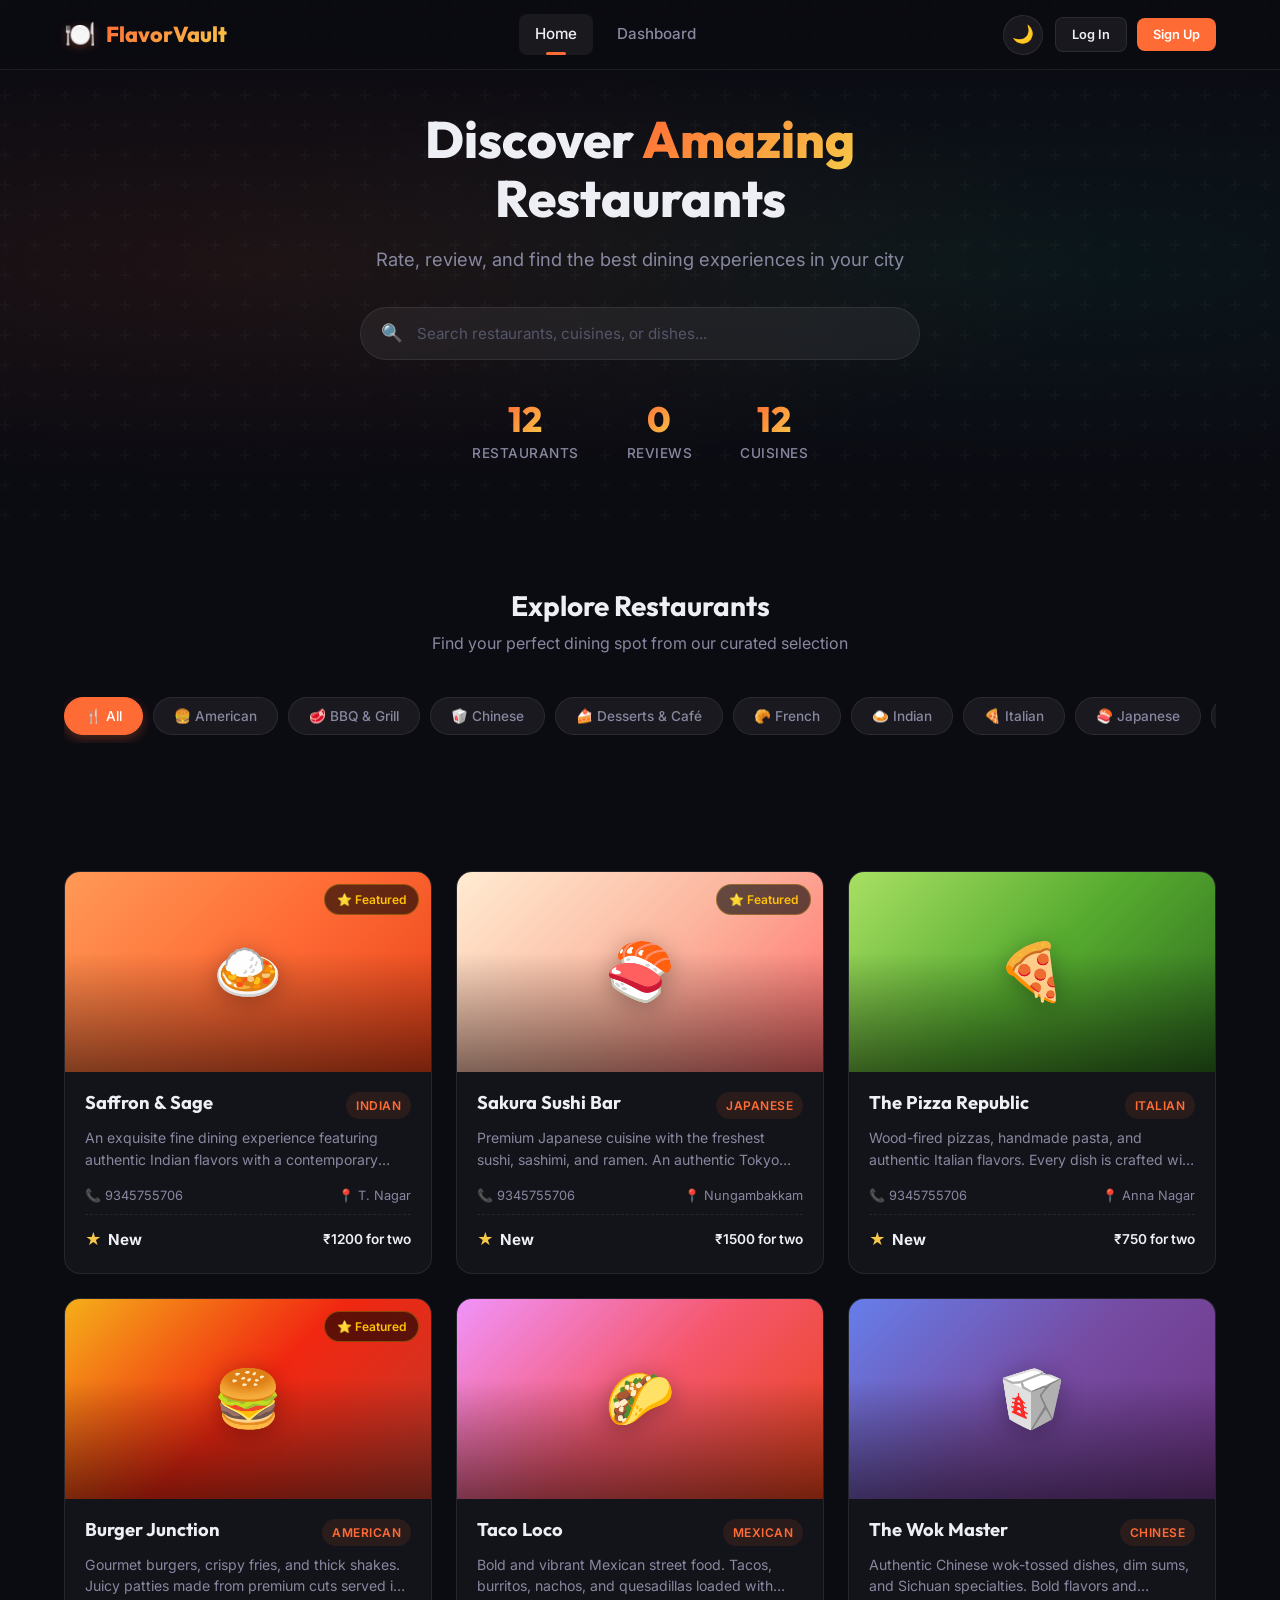
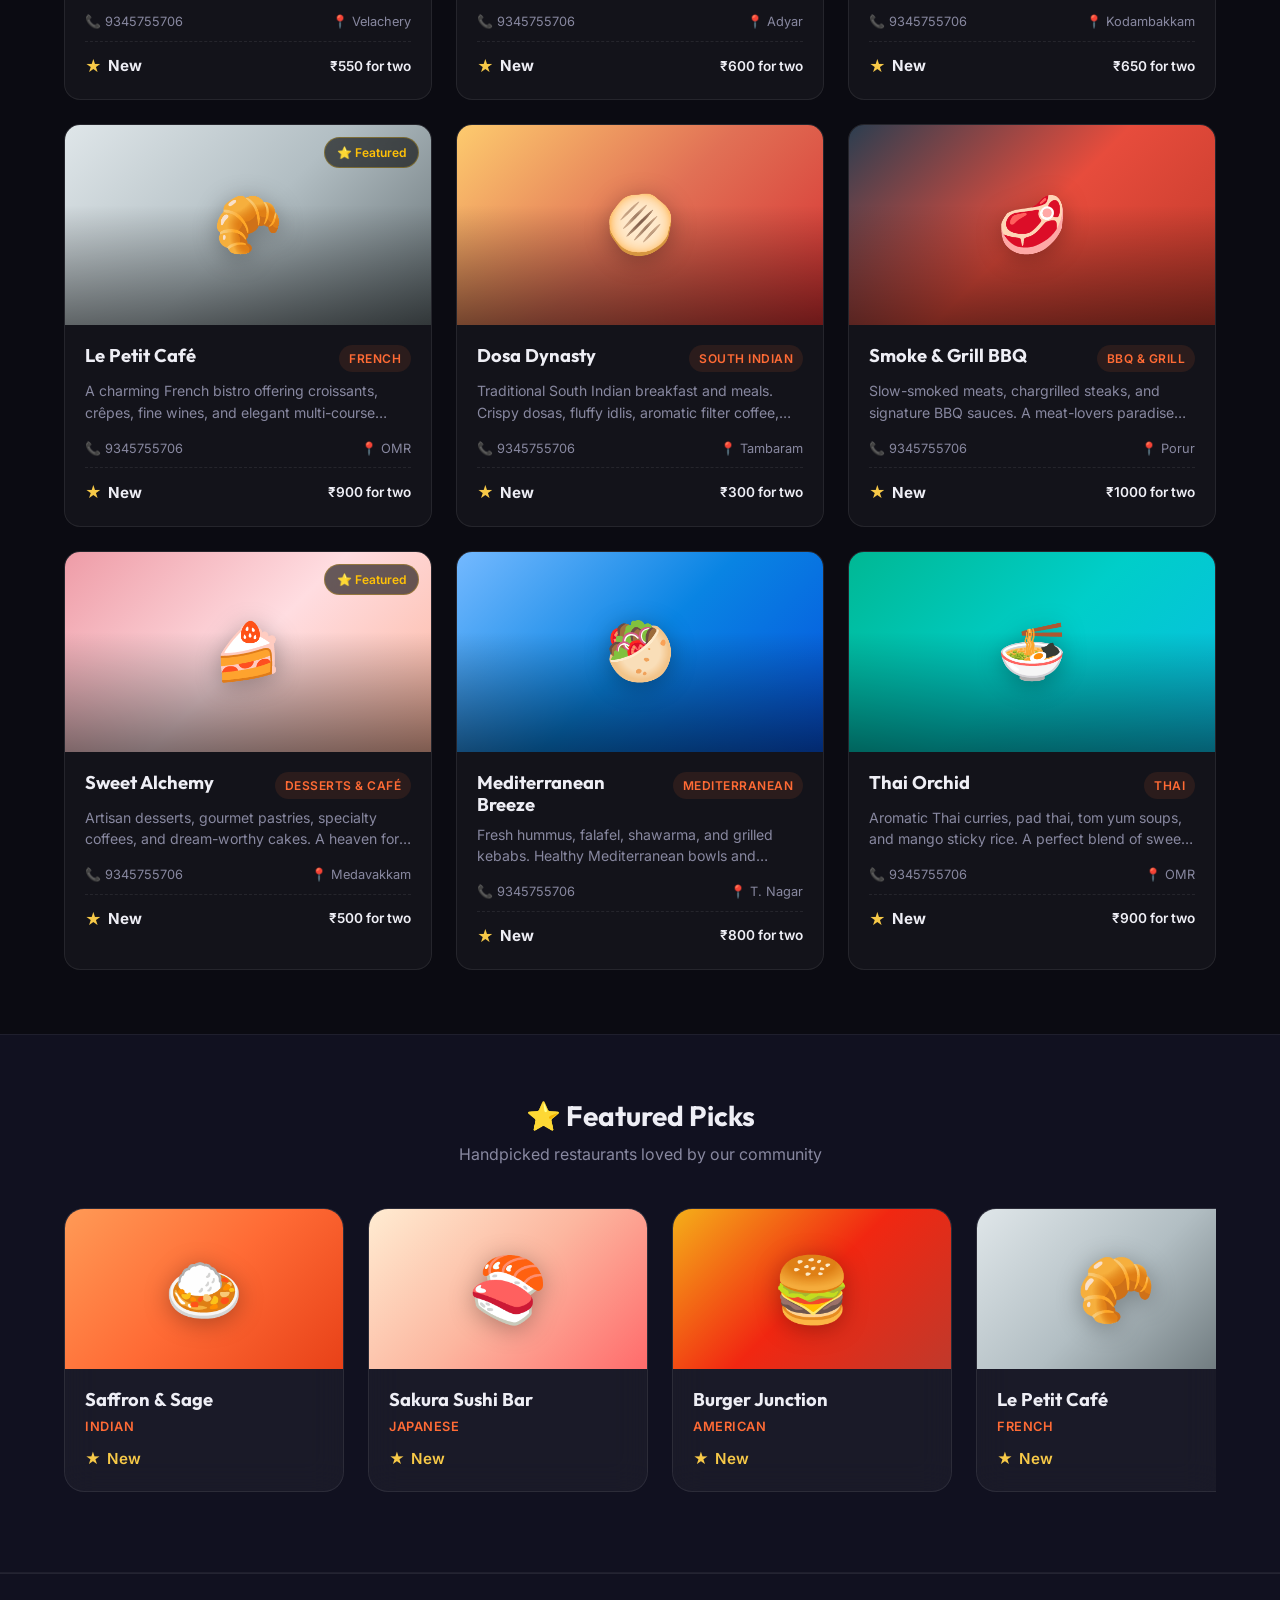
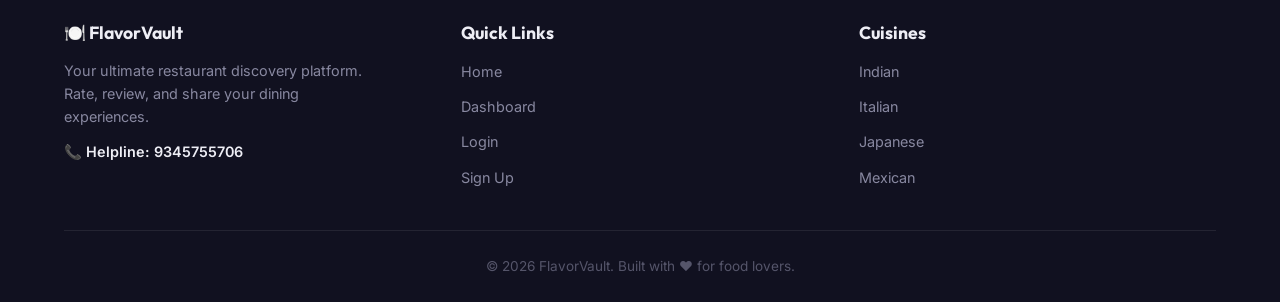
<file: index.html>
<!DOCTYPE html>
<html lang="en">
<head>
  <meta charset="UTF-8">
  <meta name="viewport" content="width=device-width, initial-scale=1.0">
  <title>FlavorVault | Discover & Review Amazing Restaurants</title>
  <meta name="description" content="FlavorVault - Your ultimate destination to discover, rate, and review the best restaurants. Find your next favorite dining spot.">
  <link href="https://fonts.googleapis.com/css2?family=Inter:wght@300;400;500;600;700&family=Outfit:wght@400;500;600;700;800&display=swap" rel="stylesheet">
  <link rel="stylesheet" href="css/styles.css">

  <!-- Page-specific styles for home page elements not covered in shared CSS -->
  <style>
    /* ── Hero Stats ── */
    .hero-stats {
      display: flex;
      justify-content: center;
      gap: 3rem;
      margin-top: 2.5rem;
      flex-wrap: wrap;
    }

    .hero-stat {
      display: flex;
      flex-direction: column;
      align-items: center;
      gap: 0.25rem;
    }

    .hero-stat-number {
      font-family: 'Outfit', sans-serif;
      font-size: 2.2rem;
      font-weight: 800;
      background: var(--gradient-primary, linear-gradient(135deg, #ff6b35, #f7c948));
      -webkit-background-clip: text;
      -webkit-text-fill-color: transparent;
      background-clip: text;
      line-height: 1.1;
    }

    .hero-stat-label {
      font-size: 0.85rem;
      color: var(--text-secondary, #94a3b8);
      font-weight: 500;
      letter-spacing: 0.5px;
      text-transform: uppercase;
    }

    /* ── Text Gradient ── */
    .text-gradient {
      background: var(--gradient-primary, linear-gradient(135deg, #ff6b35, #f7c948));
      -webkit-background-clip: text;
      -webkit-text-fill-color: transparent;
      background-clip: text;
    }

    /* ── Card Image Emoji ── */
    .card-image-emoji {
      position: absolute;
      top: 50%;
      left: 50%;
      transform: translate(-50%, -50%);
      font-size: 3.5rem;
      filter: drop-shadow(0 4px 12px rgba(0, 0, 0, 0.3));
      z-index: 1;
      transition: transform 0.35s cubic-bezier(0.34, 1.56, 0.64, 1);
    }

    .restaurant-card:hover .card-image-emoji {
      transform: translate(-50%, -50%) scale(1.2) rotate(-5deg);
    }

    .card-image {
      position: relative;
      overflow: hidden;
    }

    /* ── Section & Section Header ── */
    .section {
      padding: 4rem 0;
    }

    .section-header {
      text-align: center;
      margin-bottom: 2.5rem;
    }

    /* ── Featured Section ── */
    .featured-section {
      background: var(--bg-secondary, #0f172a);
      border-top: 1px solid var(--border-color, rgba(255, 255, 255, 0.06));
      border-bottom: 1px solid var(--border-color, rgba(255, 255, 255, 0.06));
    }

    .featured-grid {
      display: flex;
      gap: 1.5rem;
      overflow-x: auto;
      padding-bottom: 1rem;
      scroll-snap-type: x mandatory;
      -webkit-overflow-scrolling: touch;
      scrollbar-width: thin;
      scrollbar-color: var(--primary-color, #ff6b35) transparent;
    }

    .featured-grid::-webkit-scrollbar {
      height: 6px;
    }

    .featured-grid::-webkit-scrollbar-track {
      background: transparent;
    }

    .featured-grid::-webkit-scrollbar-thumb {
      background: var(--primary-color, #ff6b35);
      border-radius: 3px;
    }

    .featured-card {
      min-width: 280px;
      max-width: 320px;
      flex-shrink: 0;
      scroll-snap-align: start;
      background: var(--card-bg, rgba(255, 255, 255, 0.04));
      backdrop-filter: blur(16px);
      -webkit-backdrop-filter: blur(16px);
      border: 1px solid var(--border-color, rgba(255, 255, 255, 0.08));
      border-radius: 1.25rem;
      overflow: hidden;
      cursor: pointer;
      transition: transform 0.35s cubic-bezier(0.34, 1.56, 0.64, 1), box-shadow 0.35s ease;
    }

    .featured-card:hover {
      transform: translateY(-8px) scale(1.02);
      box-shadow: 0 20px 50px rgba(255, 107, 53, 0.15);
      border-color: var(--primary-color, #ff6b35);
    }

    .featured-image {
      position: relative;
      height: 160px;
      display: flex;
      align-items: center;
      justify-content: center;
      overflow: hidden;
    }

    .featured-emoji {
      font-size: 4rem;
      filter: drop-shadow(0 4px 12px rgba(0, 0, 0, 0.3));
      transition: transform 0.35s cubic-bezier(0.34, 1.56, 0.64, 1);
    }

    .featured-card:hover .featured-emoji {
      transform: scale(1.15) rotate(-8deg);
    }

    .featured-info {
      padding: 1.25rem;
      display: flex;
      flex-direction: column;
      gap: 0.35rem;
    }

    .featured-name {
      font-family: 'Outfit', sans-serif;
      font-size: 1.15rem;
      font-weight: 700;
      color: var(--text-primary, #f1f5f9);
      margin: 0;
    }

    .featured-cuisine {
      font-size: 0.8rem;
      color: var(--primary-color, #ff6b35);
      font-weight: 600;
      text-transform: uppercase;
      letter-spacing: 0.5px;
    }

    .featured-rating {
      display: flex;
      align-items: center;
      gap: 0.35rem;
      font-size: 0.95rem;
      font-weight: 600;
      color: #f7c948;
      margin-top: 0.25rem;
    }

    /* ── Footer Extras ── */
    .footer-title {
      font-family: 'Outfit', sans-serif;
      font-size: 1.15rem;
      font-weight: 700;
      color: var(--text-primary, #f1f5f9);
      margin-bottom: 1rem;
    }

    .footer-text {
      font-size: 0.9rem;
      color: var(--text-secondary, #94a3b8);
      line-height: 1.6;
      max-width: 300px;
    }

    .footer-links {
      list-style: none;
      padding: 0;
      margin: 0;
      display: flex;
      flex-direction: column;
      gap: 0.6rem;
    }

    .footer-links li a {
      color: var(--text-secondary, #94a3b8);
      text-decoration: none;
      font-size: 0.9rem;
      transition: color 0.2s ease, padding-left 0.2s ease;
    }

    .footer-links li a:hover {
      color: var(--primary-color, #ff6b35);
      padding-left: 4px;
    }

    /* ── Card Rating Stars ── */
    .card-rating-star {
      color: #f7c948;
      font-size: 1rem;
    }

    .card-rating-value {
      font-weight: 700;
      color: var(--text-primary, #f1f5f9);
      font-size: 0.95rem;
    }

    .card-rating-count {
      font-size: 0.8rem;
      color: var(--text-secondary, #94a3b8);
      font-weight: 400;
    }

    /* ── Responsive ── */
    @media (max-width: 768px) {
      .hero-stats {
        gap: 1.5rem;
      }

      .hero-stat-number {
        font-size: 1.6rem;
      }

      .hero-stat-label {
        font-size: 0.75rem;
      }

      .section {
        padding: 2.5rem 0;
      }

      .featured-card {
        min-width: 240px;
      }
    }

    @media (max-width: 480px) {
      .hero-stats {
        gap: 1rem;
      }

      .hero-stat-number {
        font-size: 1.3rem;
      }

      .card-image-emoji {
        font-size: 2.5rem;
      }
    }
  </style>
</head>
<body>
  <!-- Navigation -->
  <nav class="navbar" id="navbar">
    <div class="nav-container">
      <a href="index.html" class="nav-logo">
        <span class="logo-icon">🍽️</span>
        <span class="logo-text">FlavorVault</span>
      </a>
      <div class="nav-links" id="navLinks">
        <a href="index.html" class="nav-link active">Home</a>
        <a href="dashboard.html" class="nav-link">Dashboard</a>
      </div>
      <div class="nav-actions">
        <button class="theme-toggle" id="themeToggle" title="Toggle theme">
          <span class="theme-icon">🌙</span>
        </button>
        <div class="nav-user" id="navUser"></div>
        <button class="nav-toggle" id="navToggle" aria-label="Toggle navigation">
          <span></span><span></span><span></span>
        </button>
      </div>
    </div>
  </nav>

  <!-- Hero Section -->
  <section class="hero" id="hero">
    <div class="hero-content">
      <h1 class="hero-title">Discover <span class="text-gradient">Amazing</span> Restaurants</h1>
      <p class="hero-subtitle">Rate, review, and find the best dining experiences in your city</p>
      <div class="hero-search">
        <div class="search-bar">
          <span class="search-icon">🔍</span>
          <input type="text" class="search-input" id="heroSearch" placeholder="Search restaurants, cuisines, or dishes..." autocomplete="off">
        </div>
      </div>
      <!-- Stats row under search -->
      <div class="hero-stats">
        <div class="hero-stat">
          <span class="hero-stat-number" id="totalRestaurants">12</span>
          <span class="hero-stat-label">Restaurants</span>
        </div>
        <div class="hero-stat">
          <span class="hero-stat-number" id="totalReviews">0</span>
          <span class="hero-stat-label">Reviews</span>
        </div>
        <div class="hero-stat">
          <span class="hero-stat-number" id="totalCuisines">0</span>
          <span class="hero-stat-label">Cuisines</span>
        </div>
      </div>
    </div>
  </section>

  <!-- Filter Section -->
  <section class="section" id="filterSection">
    <div class="container">
      <div class="section-header">
        <h2 class="section-title">Explore Restaurants</h2>
        <p class="section-subtitle">Find your perfect dining spot from our curated selection</p>
      </div>
      <div class="filter-bar" id="filterBar">
        <!-- Filter buttons populated by JS -->
      </div>
    </div>
  </section>

  <!-- Restaurant Grid -->
  <section class="section" id="restaurantsSection">
    <div class="container">
      <div class="restaurants-grid" id="restaurantsGrid">
        <!-- Cards populated by JS -->
      </div>
      <!-- Empty state when no results -->
      <div class="empty-state" id="emptyState" style="display:none;">
        <div class="empty-icon">🔍</div>
        <h3 class="empty-title">No restaurants found</h3>
        <p class="empty-text">Try adjusting your search or filter criteria</p>
      </div>
    </div>
  </section>

  <!-- Featured Section -->
  <section class="section featured-section" id="featuredSection">
    <div class="container">
      <div class="section-header">
        <h2 class="section-title">⭐ Featured Picks</h2>
        <p class="section-subtitle">Handpicked restaurants loved by our community</p>
      </div>
      <div class="featured-grid" id="featuredGrid">
        <!-- Featured cards populated by JS -->
      </div>
    </div>
  </section>

  <!-- Footer -->
  <footer class="footer">
    <div class="container">
      <div class="footer-content">
        <div class="footer-section">
          <h3 class="footer-title">🍽️ FlavorVault</h3>
          <p class="footer-text">Your ultimate restaurant discovery platform. Rate, review, and share your dining experiences.</p>
          <p class="footer-text" style="margin-top: 12px; font-weight: 600; color: var(--text-primary);">📞 Helpline: 9345755706</p>
        </div>
        <div class="footer-section">
          <h3 class="footer-title">Quick Links</h3>
          <ul class="footer-links">
            <li><a href="index.html">Home</a></li>
            <li><a href="dashboard.html">Dashboard</a></li>
            <li><a href="login.html">Login</a></li>
            <li><a href="signup.html">Sign Up</a></li>
          </ul>
        </div>
        <div class="footer-section">
          <h3 class="footer-title">Cuisines</h3>
          <ul class="footer-links">
            <li><a href="#">Indian</a></li>
            <li><a href="#">Italian</a></li>
            <li><a href="#">Japanese</a></li>
            <li><a href="#">Mexican</a></li>
          </ul>
        </div>
      </div>
      <div class="footer-bottom">
        <p>&copy; 2026 FlavorVault. Built with ❤️ for food lovers.</p>
      </div>
    </div>
  </footer>

  <!-- Toast & Modal -->
  <div class="toast-container" id="toastContainer"></div>
  <div class="modal-overlay" id="modalOverlay">
    <div class="modal-content" id="modalContent"></div>
  </div>

  <!-- Scripts -->
  <script src="js/data.js"></script>
  <script src="js/auth.js"></script>
  <script src="js/utils.js"></script>
  <script src="js/home.js"></script>
</body>
</html>
</file>
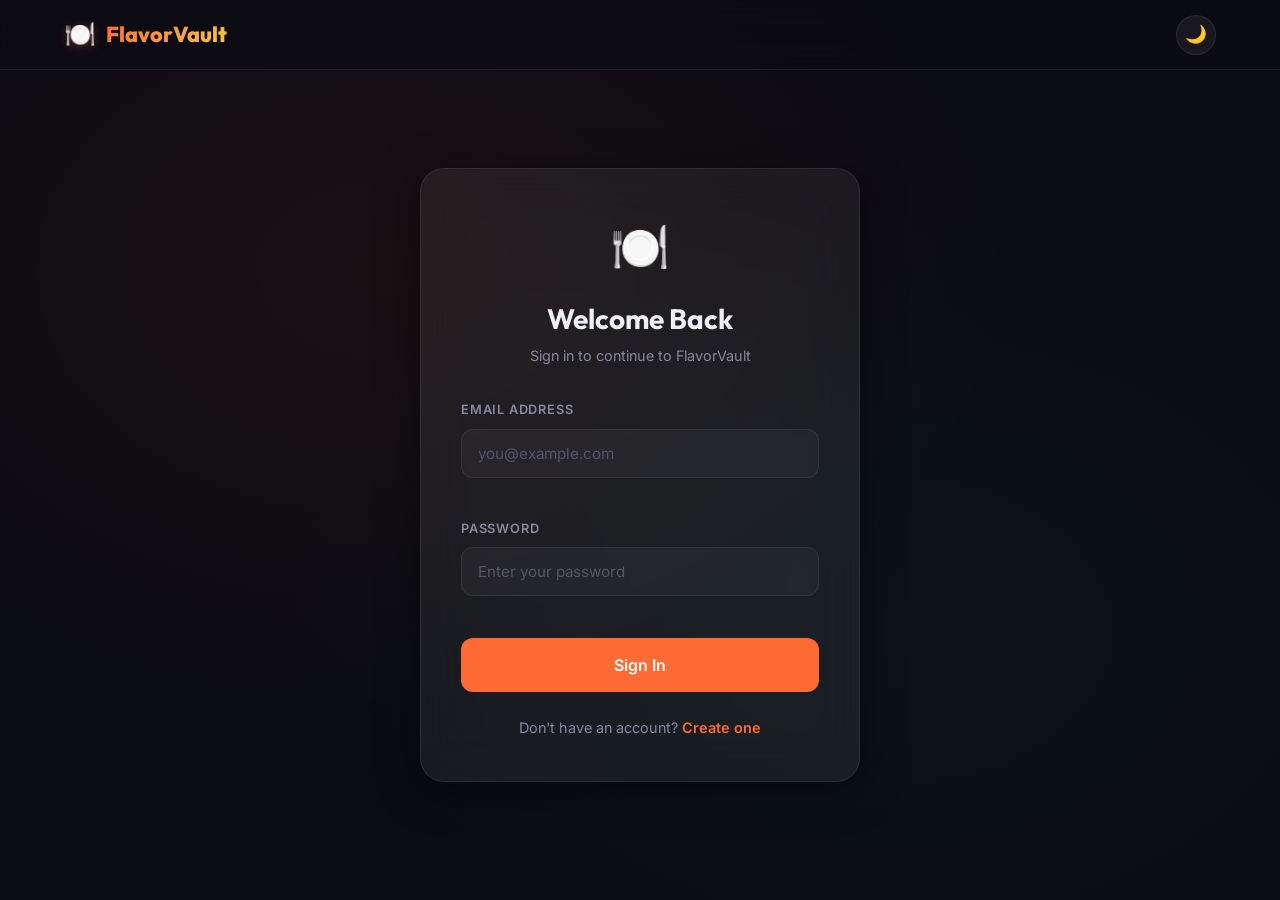
<file: dashboard.html>
<!DOCTYPE html>
<html lang="en">
<head>
  <meta charset="UTF-8">
  <meta name="viewport" content="width=device-width, initial-scale=1.0">
  <title>Dashboard | FlavorVault</title>
  <meta name="description" content="Manage your reviews and profile on FlavorVault.">
  <link href="https://fonts.googleapis.com/css2?family=Inter:wght@300;400;500;600;700&family=Outfit:wght@400;500;600;700;800&display=swap" rel="stylesheet">
  <link rel="stylesheet" href="css/styles.css">
  <style>
    /* ── Dashboard Page ── */
    .dashboard-page {
      padding-top: calc(var(--navbar-height, 72px) + 40px);
      min-height: 100vh;
      padding-bottom: 60px;
    }

    /* ── Dashboard Header ── */
    .dashboard-header {
      background: var(--bg-card, rgba(255,255,255,0.06));
      backdrop-filter: blur(12px);
      -webkit-backdrop-filter: blur(12px);
      padding: 32px;
      border-radius: var(--radius-xl, 20px);
      border: 1px solid var(--border-glass, rgba(255,255,255,0.08));
      display: flex;
      align-items: center;
      gap: 24px;
      margin-bottom: 32px;
    }

    .dashboard-avatar {
      width: 80px;
      height: 80px;
      border-radius: 50%;
      background: var(--primary, #8b5cf6);
      display: flex;
      align-items: center;
      justify-content: center;
      font-size: 32px;
      color: #fff;
      font-weight: 700;
      flex-shrink: 0;
      box-shadow: 0 4px 20px rgba(139, 92, 246, 0.35);
    }

    .dashboard-info {
      flex: 1;
      min-width: 0;
    }

    .dashboard-info h1 {
      font-family: var(--font-heading, 'Outfit', sans-serif);
      font-size: 1.8rem;
      margin: 0 0 4px;
      color: var(--text-primary, #f3f4f6);
    }

    .dashboard-info p {
      color: var(--text-secondary, #9ca3af);
      margin: 0;
      font-size: 0.9rem;
    }

    /* ── Stats Grid ── */
    .stats-grid {
      display: grid;
      grid-template-columns: repeat(auto-fit, minmax(200px, 1fr));
      gap: 16px;
      margin-top: 20px;
    }

    .stat-card {
      background: var(--bg-card, rgba(255,255,255,0.06));
      backdrop-filter: blur(8px);
      -webkit-backdrop-filter: blur(8px);
      padding: 20px;
      border-radius: var(--radius-lg, 16px);
      text-align: center;
      border: 1px solid var(--border-glass, rgba(255,255,255,0.08));
      transition: transform 0.2s, box-shadow 0.2s;
    }

    .stat-card:hover {
      transform: translateY(-2px);
      box-shadow: 0 8px 24px rgba(0,0,0,0.15);
    }

    .stat-number {
      font-size: 2rem;
      font-weight: 700;
      font-family: var(--font-heading, 'Outfit', sans-serif);
      color: var(--primary, #8b5cf6);
      line-height: 1.1;
    }

    .stat-label {
      color: var(--text-secondary, #9ca3af);
      font-size: 0.85rem;
      margin-top: 4px;
    }

    /* ── Tabs ── */
    .dashboard-tabs {
      display: flex;
      gap: 8px;
      margin-bottom: 24px;
      border-bottom: 1px solid var(--border-glass, rgba(255,255,255,0.08));
      padding-bottom: 0;
    }

    .tab-btn {
      padding: 12px 24px;
      background: transparent;
      border: none;
      color: var(--text-secondary, #9ca3af);
      cursor: pointer;
      border-bottom: 3px solid transparent;
      font-weight: 500;
      font-size: 0.95rem;
      font-family: inherit;
      transition: color 0.2s, border-color 0.2s;
    }

    .tab-btn:hover {
      color: var(--text-primary, #f3f4f6);
    }

    .tab-btn.active {
      color: var(--primary, #8b5cf6);
      border-bottom-color: var(--primary, #8b5cf6);
    }

    /* ── User Review Card ── */
    .user-review-card {
      background: var(--bg-card, rgba(255,255,255,0.06));
      backdrop-filter: blur(12px);
      -webkit-backdrop-filter: blur(12px);
      padding: 20px;
      border-radius: var(--radius-lg, 16px);
      margin-bottom: 16px;
      border: 1px solid var(--border-glass, rgba(255,255,255,0.08));
      transition: transform 0.2s, box-shadow 0.2s;
    }

    .user-review-card:hover {
      transform: translateY(-2px);
      box-shadow: 0 8px 24px rgba(0,0,0,0.12);
    }

    .user-review-restaurant {
      display: flex;
      gap: 16px;
      align-items: center;
      margin-bottom: 12px;
    }

    .user-review-restaurant-image {
      width: 48px;
      height: 48px;
      border-radius: 12px;
      flex-shrink: 0;
    }

    .user-review-restaurant-info {
      display: flex;
      flex-direction: column;
      gap: 2px;
      min-width: 0;
    }

    .user-review-restaurant-name {
      color: var(--text-primary, #f3f4f6);
      text-decoration: none;
      font-weight: 600;
      font-family: var(--font-heading, 'Outfit', sans-serif);
      transition: color 0.2s;
    }

    .user-review-restaurant-name:hover {
      color: var(--primary, #8b5cf6);
    }

    .user-review-restaurant-cuisine {
      color: var(--text-secondary, #9ca3af);
      font-size: 0.85rem;
    }

    .user-review-footer {
      display: flex;
      justify-content: space-between;
      align-items: center;
      margin-top: 12px;
      padding-top: 12px;
      border-top: 1px solid var(--border-glass, rgba(255,255,255,0.08));
    }

    /* ── Activity Timeline ── */
    .activity-timeline {
      position: relative;
      padding-left: 24px;
    }

    .activity-item {
      position: relative;
      margin-bottom: 24px;
      padding-left: 20px;
    }

    .activity-dot {
      position: absolute;
      left: -24px;
      top: 6px;
      width: 12px;
      height: 12px;
      border-radius: 50%;
      background: var(--primary, #8b5cf6);
      border: 3px solid var(--bg-primary, #0f0f1a);
      box-shadow: 0 0 0 2px var(--primary, #8b5cf6);
    }

    .activity-item::before {
      content: '';
      position: absolute;
      left: -19px;
      top: 20px;
      width: 2px;
      height: calc(100% + 4px);
      background: var(--border-glass, rgba(255,255,255,0.08));
    }

    .activity-item:last-child::before {
      display: none;
    }

    .activity-content {
      background: var(--bg-card, rgba(255,255,255,0.06));
      backdrop-filter: blur(8px);
      -webkit-backdrop-filter: blur(8px);
      padding: 16px 20px;
      border-radius: var(--radius-lg, 16px);
      border: 1px solid var(--border-glass, rgba(255,255,255,0.08));
    }

    .activity-text {
      margin: 0 0 4px;
      color: var(--text-primary, #f3f4f6);
      font-size: 0.95rem;
    }

    .activity-text a {
      color: var(--primary, #8b5cf6);
      text-decoration: none;
      font-weight: 500;
    }

    .activity-text a:hover {
      text-decoration: underline;
    }

    .activity-date {
      color: var(--text-muted, #6b7280);
      font-size: 0.8rem;
    }

    /* ── Review textarea in modals ── */
    .review-textarea {
      background: var(--bg-card, rgba(255,255,255,0.06));
      width: 100%;
      min-height: 120px;
      padding: 16px;
      border-radius: var(--radius-md, 12px);
      border: 1px solid var(--border-glass, rgba(255,255,255,0.08));
      resize: vertical;
      font-family: inherit;
      font-size: 0.95rem;
      color: var(--text-primary, #f3f4f6);
      transition: border-color 0.2s;
      box-sizing: border-box;
    }

    .review-textarea:focus {
      outline: none;
      border-color: var(--primary, #8b5cf6);
    }

    /* ── Star Select (for edit modal) ── */
    .star-select-area {
      display: flex;
      gap: 6px;
      margin: 12px 0;
    }

    .star-select {
      font-size: 28px;
      cursor: pointer;
      color: var(--star-empty, #4b5563);
      transition: color 0.15s, transform 0.15s;
      user-select: none;
    }

    .star-select:hover {
      transform: scale(1.15);
    }

    .star-select.active,
    .star-select.selected {
      color: var(--star-filled, #fbbf24);
    }

    .settings-card {
      background: var(--bg-card, rgba(255,255,255,0.06));
      backdrop-filter: blur(12px);
      -webkit-backdrop-filter: blur(12px);
      padding: 32px;
      border-radius: var(--radius-lg, 16px);
      border: 1px solid var(--border-glass, rgba(255,255,255,0.08));
    }

    /* ── Responsive ── */
    @media (max-width: 768px) {
      .dashboard-header {
        flex-direction: column;
        text-align: center;
      }

      .stats-grid {
        grid-template-columns: 1fr;
      }

      .dashboard-info h1 {
        font-size: 1.4rem;
      }

      .user-review-restaurant {
        flex-wrap: wrap;
      }

      .user-review-footer {
        flex-direction: column;
        gap: 12px;
        align-items: flex-start;
      }

      .tab-btn {
        padding: 10px 16px;
        font-size: 0.9rem;
      }
    }
  </style>
</head>
<body>
  <!-- Navbar -->
  <nav class="navbar" id="navbar">
    <div class="nav-container">
      <a href="index.html" class="nav-logo">
        <span class="logo-icon">🍽️</span>
        <span class="logo-text">FlavorVault</span>
      </a>
      <div class="nav-links" id="navLinks">
        <a href="index.html" class="nav-link">Home</a>
        <a href="dashboard.html" class="nav-link active">Dashboard</a>
      </div>
      <div class="nav-actions">
        <button class="theme-toggle" id="themeToggle" title="Toggle theme">
          <span class="theme-icon">🌙</span>
        </button>
        <div class="nav-user" id="navUser"></div>
        <button class="nav-toggle" id="navToggle" aria-label="Toggle navigation">
          <span></span><span></span><span></span>
        </button>
      </div>
    </div>
  </nav>

  <!-- Dashboard -->
  <main class="dashboard-page">
    <div class="container">
      <!-- Dashboard Header -->
      <div class="dashboard-header" id="dashboardHeader"></div>

      <!-- Dashboard Tabs -->
      <div class="dashboard-tabs" id="dashboardTabs">
        <button class="tab-btn active" data-tab="reviews">My Reviews</button>
        <button class="tab-btn" data-tab="activity">Recent Activity</button>
        <button class="tab-btn" data-tab="settings">Profile Settings</button>
      </div>

      <!-- Dashboard Content -->
      <div class="dashboard-content" id="dashboardContent"></div>
    </div>
  </main>

  <!-- Footer -->
  <footer class="footer">
    <div class="container">
      <div class="footer-content">
        <div class="footer-section">
          <h3>🍽️ FlavorVault</h3>
          <p>Your ultimate restaurant discovery platform.</p>
          <p style="margin-top: 12px; font-weight: 600; font-size: 0.9rem; color: var(--text-primary);">📞 Helpline: 9345755706</p>
        </div>
        <div class="footer-section">
          <h3>Quick Links</h3>
          <ul class="footer-links">
            <li><a href="index.html">Home</a></li>
            <li><a href="dashboard.html">Dashboard</a></li>
          </ul>
        </div>
      </div>
      <div class="footer-bottom">
        <p>&copy; 2026 FlavorVault. Built with ❤️</p>
      </div>
    </div>
  </footer>

  <div class="toast-container" id="toastContainer"></div>
  <div class="modal-overlay" id="modalOverlay">
    <div class="modal-content" id="modalContent"></div>
  </div>

  <script src="js/data.js"></script>
  <script src="js/auth.js"></script>
  <script src="js/utils.js"></script>
  <script src="js/dashboard.js"></script>
</body>
</html>
</file>
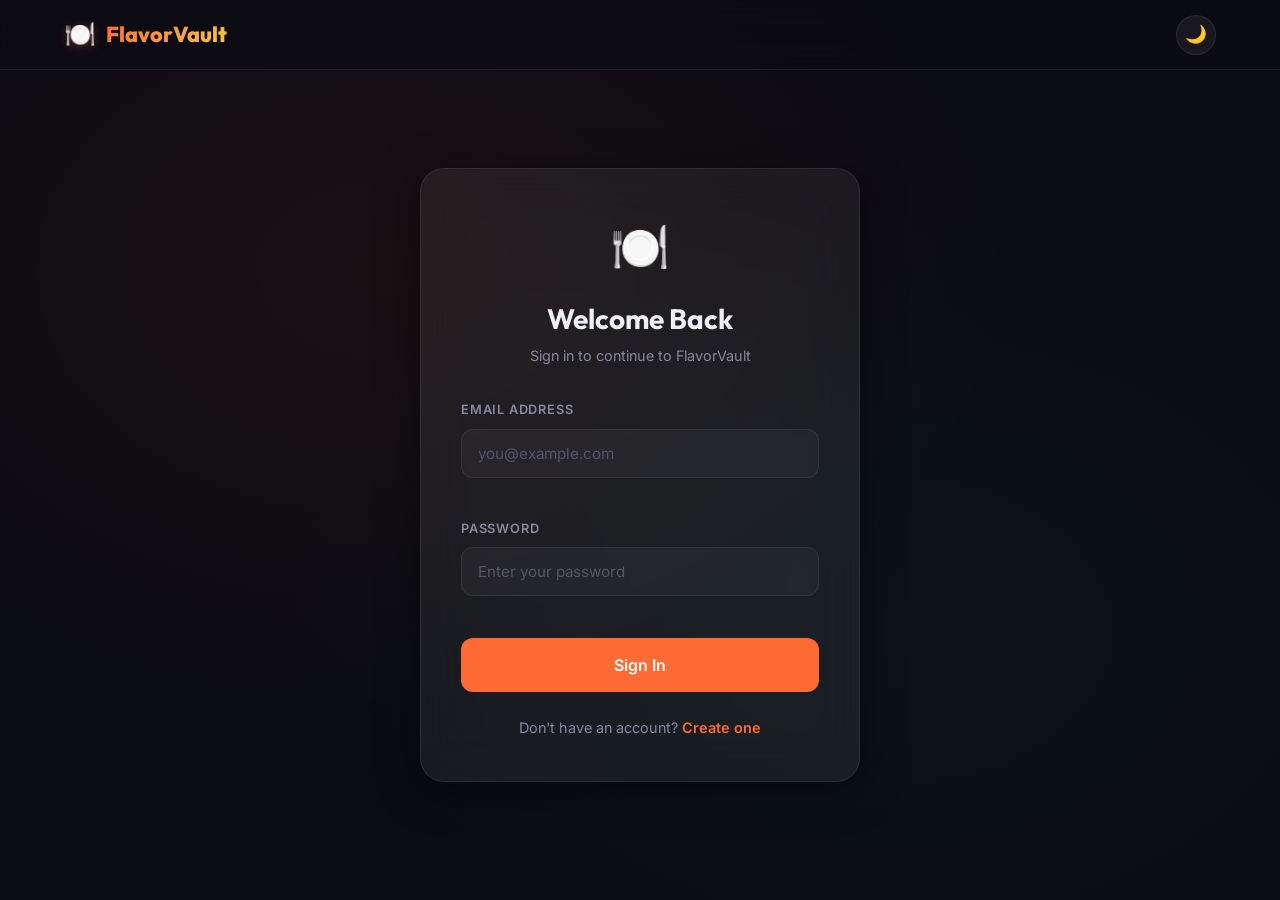
<file: login.html>
<!DOCTYPE html>
<html lang="en">
<head>
  <meta charset="UTF-8">
  <meta name="viewport" content="width=device-width, initial-scale=1.0">
  <title>Login | FlavorVault</title>
  <meta name="description" content="Login to FlavorVault to rate and review your favorite restaurants.">
  <link href="https://fonts.googleapis.com/css2?family=Inter:wght@300;400;500;600;700&family=Outfit:wght@400;500;600;700;800&display=swap" rel="stylesheet">
  <link rel="stylesheet" href="css/styles.css">
</head>
<body>
  <!-- Simple nav with just logo and theme toggle -->
  <nav class="navbar" id="navbar">
    <div class="nav-container">
      <a href="index.html" class="nav-logo">
        <span class="logo-icon">🍽️</span>
        <span class="logo-text">FlavorVault</span>
      </a>
      <div class="nav-actions">
        <button class="theme-toggle" id="themeToggle" title="Toggle theme">
          <span class="theme-icon">🌙</span>
        </button>
      </div>
    </div>
  </nav>

  <main class="auth-page">
    <div class="auth-container animate-fadeIn">
      <div class="auth-card">
        <div class="auth-header">
          <div class="auth-logo">🍽️</div>
          <h1>Welcome Back</h1>
          <p>Sign in to continue to FlavorVault</p>
        </div>
        <form id="loginForm" novalidate>
          <div class="form-group">
            <label class="form-label" for="email">Email Address</label>
            <input type="email" id="email" class="form-input" placeholder="you@example.com" required autocomplete="email">
            <span class="form-error" id="emailError"></span>
          </div>
          <div class="form-group">
            <label class="form-label" for="password">Password</label>
            <input type="password" id="password" class="form-input" placeholder="Enter your password" required autocomplete="current-password">
            <span class="form-error" id="passwordError"></span>
          </div>
          <button type="submit" class="btn btn-primary btn-full btn-lg" id="loginBtn">Sign In</button>
        </form>
        <div class="auth-footer">
          <p>Don't have an account? <a href="signup.html">Create one</a></p>
        </div>
      </div>
    </div>
  </main>

  <div class="toast-container" id="toastContainer"></div>

  <script src="js/auth.js"></script>
  <script src="js/utils.js"></script>
  <script>
    // Initialize theme
    Utils.initThemeToggle();

    // If already logged in, redirect to home
    if (Auth.isAuthenticated()) {
      window.location.href = 'index.html';
    }

    // Login form handler
    document.getElementById('loginForm').addEventListener('submit', function(e) {
      e.preventDefault();

      const email = document.getElementById('email').value.trim();
      const password = document.getElementById('password').value;

      // Clear previous errors
      document.getElementById('emailError').textContent = '';
      document.getElementById('passwordError').textContent = '';

      // Basic validation
      let valid = true;
      if (!email) {
        document.getElementById('emailError').textContent = 'Email is required';
        valid = false;
      }
      if (!password) {
        document.getElementById('passwordError').textContent = 'Password is required';
        valid = false;
      }

      if (!valid) return;

      const result = Auth.login(email, password);
      if (result.success) {
        Utils.showToast('Welcome back! Redirecting...', 'success');
        setTimeout(() => { window.location.href = 'index.html'; }, 1000);
      } else {
        Utils.showToast(result.message, 'error');
      }
    });
  </script>
</body>
</html>
</file>
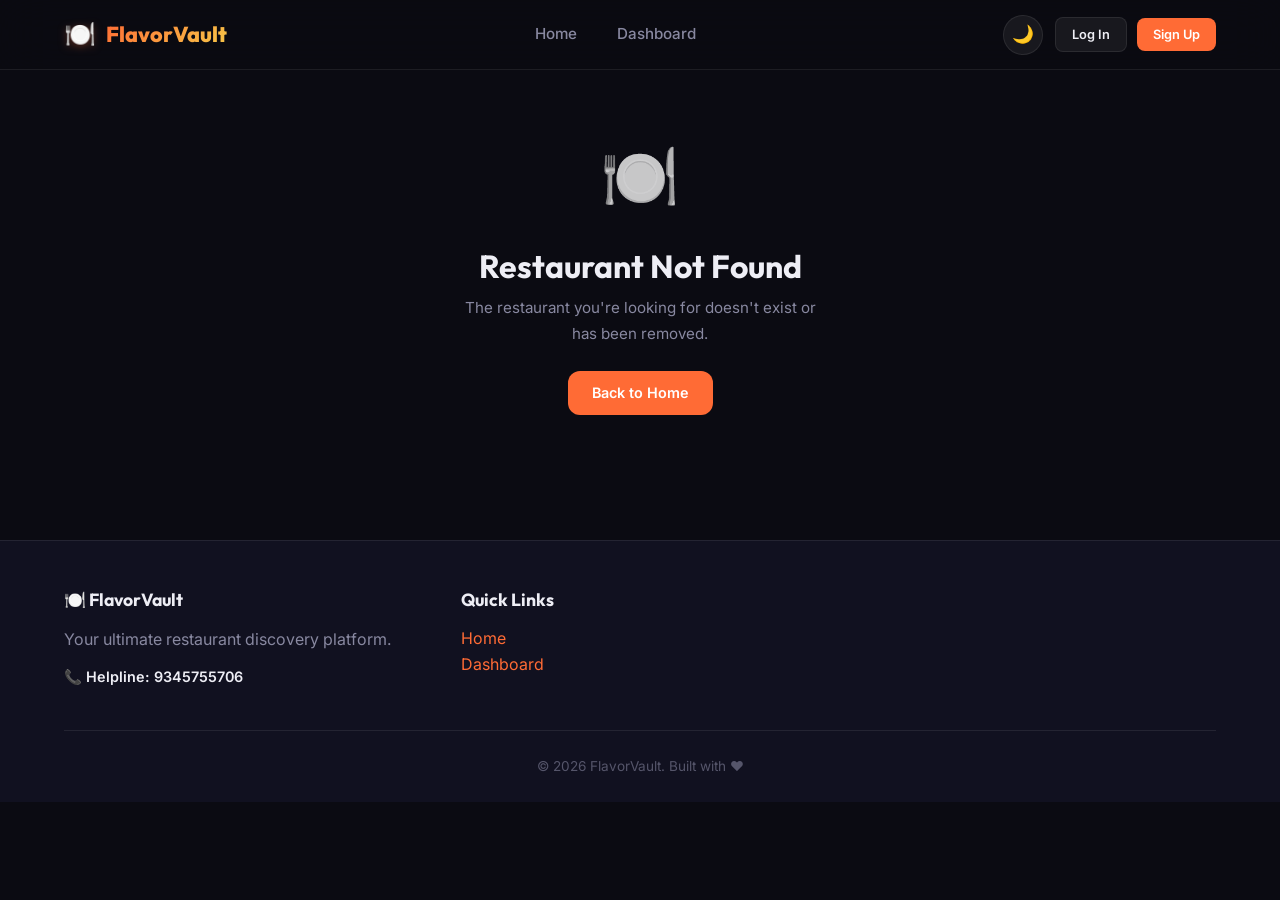
<file: restaurant.html>
<!DOCTYPE html>
<html lang="en">
<head>
  <meta charset="UTF-8">
  <meta name="viewport" content="width=device-width, initial-scale=1.0">
  <title>Restaurant Details | FlavorVault</title>
  <meta name="description" content="View restaurant details, ratings, and reviews on FlavorVault.">
  <link href="https://fonts.googleapis.com/css2?family=Inter:wght@300;400;500;600;700&family=Outfit:wght@400;500;600;700;800&display=swap" rel="stylesheet">
  <link rel="stylesheet" href="css/styles.css">
  <style>
    /* ── Detail Hero ── */
    .detail-hero {
      min-height: 350px;
      position: relative;
      display: flex;
      align-items: flex-end;
      padding: 40px 0;
      overflow: hidden;
    }

    .detail-hero-bg {
      position: absolute;
      inset: 0;
      z-index: 0;
    }

    .detail-hero-overlay {
      position: absolute;
      inset: 0;
      z-index: 0;
      background: linear-gradient(to top, rgba(0,0,0,0.85) 0%, rgba(0,0,0,0.4) 50%, rgba(0,0,0,0.15) 100%);
    }

    .detail-hero-content {
      position: relative;
      z-index: 1;
      color: #fff;
    }

    .back-link {
      display: inline-block;
      color: rgba(255,255,255,0.75);
      text-decoration: none;
      font-size: 0.9rem;
      margin-bottom: 16px;
      transition: color 0.2s;
    }

    .back-link:hover {
      color: #fff;
    }

    .detail-hero-emoji {
      font-size: 3rem;
      margin-bottom: 8px;
      filter: drop-shadow(0 2px 8px rgba(0,0,0,0.3));
    }

    .detail-hero-title {
      font-family: var(--font-heading, 'Outfit', sans-serif);
      font-size: 2.5rem;
      font-weight: 700;
      margin: 0 0 12px;
      text-shadow: 0 2px 12px rgba(0,0,0,0.3);
    }

    .detail-hero-meta {
      display: flex;
      flex-wrap: wrap;
      gap: 10px;
      align-items: center;
      color: rgba(255,255,255,0.8);
      font-size: 0.95rem;
    }

    .detail-hero-separator {
      opacity: 0.5;
    }

    .detail-hero-rating {
      color: var(--star-filled, #fbbf24);
      font-weight: 600;
    }

    /* ── Detail Layout ── */
    .detail-layout {
      display: grid;
      grid-template-columns: 1fr 380px;
      gap: 32px;
      padding: 40px 0 60px;
    }

    /* ── Info Card ── */
    .detail-info-card {
      background: var(--bg-card, rgba(255,255,255,0.06));
      backdrop-filter: blur(12px);
      -webkit-backdrop-filter: blur(12px);
      padding: 24px;
      border-radius: var(--radius-lg, 16px);
      border: 1px solid var(--border-glass, rgba(255,255,255,0.08));
    }

    .info-row {
      display: flex;
      gap: 14px;
      padding: 12px 0;
      border-bottom: 1px solid var(--border-glass, rgba(255,255,255,0.08));
      align-items: flex-start;
    }

    .info-row:last-child {
      border-bottom: none;
    }

    .info-icon {
      font-size: 20px;
      flex-shrink: 0;
      margin-top: 2px;
    }

    .info-label {
      color: var(--text-secondary, #9ca3af);
      font-size: 0.8rem;
      margin-bottom: 2px;
    }

    .info-value {
      color: var(--text-primary, #f3f4f6);
      font-size: 0.95rem;
    }

    /* ── Rating Breakdown ── */
    .rating-overview {
      display: flex;
      align-items: center;
      gap: 20px;
      margin-bottom: 20px;
    }

    .rating-big-number {
      font-family: var(--font-heading, 'Outfit', sans-serif);
      font-size: 3rem;
      font-weight: 800;
      color: var(--text-primary, #f3f4f6);
      line-height: 1;
    }

    .rating-overview-right {
      display: flex;
      flex-direction: column;
      gap: 4px;
    }

    .rating-stars-display .star {
      font-size: 1.1rem;
    }

    .rating-total-text {
      color: var(--text-secondary, #9ca3af);
      font-size: 0.85rem;
    }

    .rating-bar-row {
      display: flex;
      align-items: center;
      gap: 10px;
      padding: 4px 6px;
      border-radius: 6px;
      transition: background 0.2s;
    }

    .rating-bar-row:hover {
      background: var(--bg-hover, rgba(255,255,255,0.04));
    }

    .rating-bar-row.active {
      background: var(--bg-hover, rgba(255,255,255,0.08));
    }

    /* ── Write Review Card ── */
    .write-review-card {
      background: var(--bg-card, rgba(255,255,255,0.06));
      backdrop-filter: blur(12px);
      -webkit-backdrop-filter: blur(12px);
      padding: 24px;
      border-radius: var(--radius-lg, 16px);
      border: 1px solid var(--border-glass, rgba(255,255,255,0.08));
      margin-bottom: 24px;
    }

    .write-review-card h3 {
      font-family: var(--font-heading, 'Outfit', sans-serif);
      margin: 0 0 4px;
    }

    .review-textarea {
      background: var(--bg-card, rgba(255,255,255,0.06));
      width: 100%;
      min-height: 120px;
      padding: 16px;
      border-radius: var(--radius-md, 12px);
      border: 1px solid var(--border-glass, rgba(255,255,255,0.08));
      resize: vertical;
      font-family: inherit;
      font-size: 0.95rem;
      color: var(--text-primary, #f3f4f6);
      transition: border-color 0.2s;
      box-sizing: border-box;
    }

    .review-textarea:focus {
      outline: none;
      border-color: var(--primary, #8b5cf6);
    }

    .review-textarea::placeholder {
      color: var(--text-secondary, #9ca3af);
    }

    /* ── Star Select ── */
    .star-select-area {
      display: flex;
      gap: 6px;
      margin: 16px 0;
    }

    .star-select {
      font-size: 32px;
      cursor: pointer;
      color: var(--star-empty, #4b5563);
      transition: color 0.15s, transform 0.15s;
      user-select: none;
    }

    .star-select:hover {
      transform: scale(1.15);
    }

    .star-select.active,
    .star-select.selected {
      color: var(--star-filled, #fbbf24);
    }

    /* ── Responsive ── */
    @media (max-width: 768px) {
      .detail-layout {
        grid-template-columns: 1fr;
      }

      .detail-hero-title {
        font-size: 1.8rem;
      }

      .detail-hero {
        min-height: 280px;
        padding: 24px 0;
      }

      .detail-hero-meta {
        font-size: 0.85rem;
      }
    }
  </style>
</head>
<body>
  <!-- Navbar -->
  <nav class="navbar" id="navbar">
    <div class="nav-container">
      <a href="index.html" class="nav-logo">
        <span class="logo-icon">🍽️</span>
        <span class="logo-text">FlavorVault</span>
      </a>
      <div class="nav-links" id="navLinks">
        <a href="index.html" class="nav-link">Home</a>
        <a href="dashboard.html" class="nav-link">Dashboard</a>
      </div>
      <div class="nav-actions">
        <button class="theme-toggle" id="themeToggle" title="Toggle theme">
          <span class="theme-icon">🌙</span>
        </button>
        <div class="nav-user" id="navUser"></div>
        <button class="nav-toggle" id="navToggle" aria-label="Toggle navigation">
          <span></span><span></span><span></span>
        </button>
      </div>
    </div>
  </nav>

  <!-- Detail Hero -->
  <section class="detail-hero" id="detailHero"></section>

  <!-- Detail Content -->
  <section class="detail-content">
    <div class="container">
      <div class="detail-layout">
        <!-- Main content: reviews -->
        <div class="detail-main" id="detailMain"></div>
        <!-- Sidebar: info + ratings -->
        <div class="detail-sidebar" id="detailSidebar"></div>
      </div>
    </div>
  </section>

  <!-- Footer -->
  <footer class="footer">
    <div class="container">
      <div class="footer-content">
        <div class="footer-section">
          <h3>🍽️ FlavorVault</h3>
          <p>Your ultimate restaurant discovery platform.</p>
          <p style="margin-top: 12px; font-weight: 600; font-size: 0.9rem; color: var(--text-primary);">📞 Helpline: 9345755706</p>
        </div>
        <div class="footer-section">
          <h3>Quick Links</h3>
          <ul class="footer-links">
            <li><a href="index.html">Home</a></li>
            <li><a href="dashboard.html">Dashboard</a></li>
          </ul>
        </div>
      </div>
      <div class="footer-bottom">
        <p>&copy; 2026 FlavorVault. Built with ❤️</p>
      </div>
    </div>
  </footer>

  <div class="toast-container" id="toastContainer"></div>
  <div class="modal-overlay" id="modalOverlay">
    <div class="modal-content" id="modalContent"></div>
  </div>

  <script src="js/data.js"></script>
  <script src="js/auth.js"></script>
  <script src="js/utils.js"></script>
  <script src="js/restaurant.js"></script>
</body>
</html>
</file>
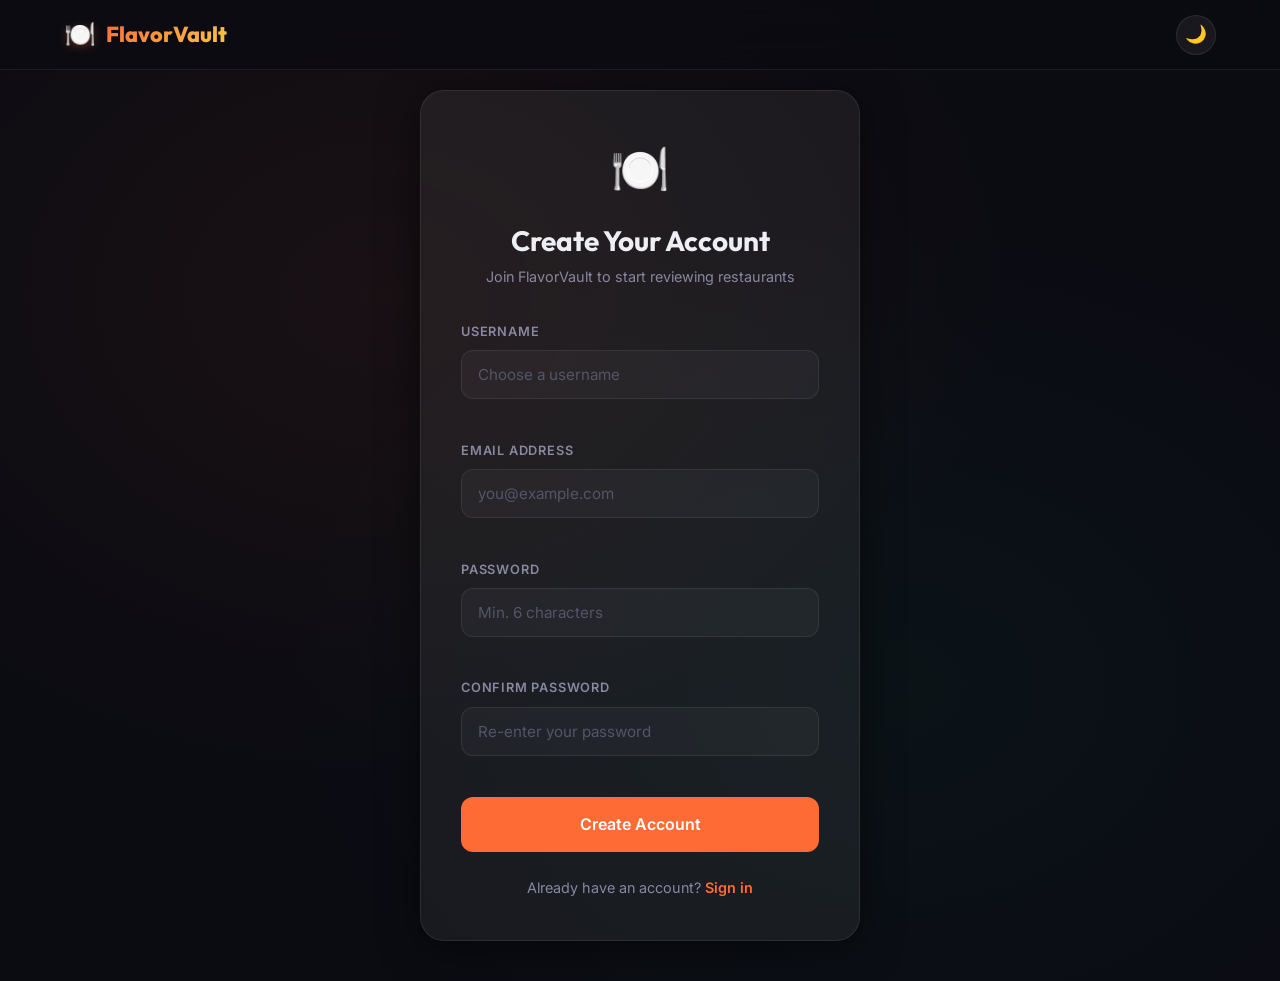
<file: signup.html>
<!DOCTYPE html>
<html lang="en">
<head>
  <meta charset="UTF-8">
  <meta name="viewport" content="width=device-width, initial-scale=1.0">
  <title>Create Account | FlavorVault</title>
  <meta name="description" content="Create your FlavorVault account to start rating and reviewing your favorite restaurants.">
  <link href="https://fonts.googleapis.com/css2?family=Inter:wght@300;400;500;600;700&family=Outfit:wght@400;500;600;700;800&display=swap" rel="stylesheet">
  <link rel="stylesheet" href="css/styles.css">
</head>
<body>
  <!-- Simple nav with just logo and theme toggle -->
  <nav class="navbar" id="navbar">
    <div class="nav-container">
      <a href="index.html" class="nav-logo">
        <span class="logo-icon">🍽️</span>
        <span class="logo-text">FlavorVault</span>
      </a>
      <div class="nav-actions">
        <button class="theme-toggle" id="themeToggle" title="Toggle theme">
          <span class="theme-icon">🌙</span>
        </button>
      </div>
    </div>
  </nav>

  <main class="auth-page">
    <div class="auth-container animate-fadeIn">
      <div class="auth-card">
        <div class="auth-header">
          <div class="auth-logo">🍽️</div>
          <h1>Create Your Account</h1>
          <p>Join FlavorVault to start reviewing restaurants</p>
        </div>
        <form id="signupForm" novalidate>
          <!-- Username -->
          <div class="form-group">
            <label class="form-label" for="username">Username</label>
            <input type="text" id="username" class="form-input" placeholder="Choose a username" required minlength="3" autocomplete="username">
            <span class="form-error" id="usernameError"></span>
          </div>
          <!-- Email -->
          <div class="form-group">
            <label class="form-label" for="email">Email Address</label>
            <input type="email" id="email" class="form-input" placeholder="you@example.com" required autocomplete="email">
            <span class="form-error" id="emailError"></span>
          </div>
          <!-- Password -->
          <div class="form-group">
            <label class="form-label" for="password">Password</label>
            <input type="password" id="password" class="form-input" placeholder="Min. 6 characters" required minlength="6" autocomplete="new-password">
            <span class="form-error" id="passwordError"></span>
          </div>
          <!-- Confirm Password -->
          <div class="form-group">
            <label class="form-label" for="confirmPassword">Confirm Password</label>
            <input type="password" id="confirmPassword" class="form-input" placeholder="Re-enter your password" required autocomplete="new-password">
            <span class="form-error" id="confirmPasswordError"></span>
          </div>
          <button type="submit" class="btn btn-primary btn-full btn-lg" id="signupBtn">Create Account</button>
        </form>
        <div class="auth-footer">
          <p>Already have an account? <a href="login.html">Sign in</a></p>
        </div>
      </div>
    </div>
  </main>

  <div class="toast-container" id="toastContainer"></div>

  <script src="js/auth.js"></script>
  <script src="js/utils.js"></script>
  <script>
    // Initialize theme
    Utils.initThemeToggle();

    // If already logged in, redirect to home
    if (Auth.isAuthenticated()) {
      window.location.href = 'index.html';
    }

    // Email format helper
    function isValidEmail(email) {
      return /^[^\s@]+@[^\s@]+\.[^\s@]+$/.test(email);
    }

    // Signup form handler
    document.getElementById('signupForm').addEventListener('submit', function(e) {
      e.preventDefault();

      const username        = document.getElementById('username').value.trim();
      const email           = document.getElementById('email').value.trim();
      const password        = document.getElementById('password').value;
      const confirmPassword = document.getElementById('confirmPassword').value;

      // Clear previous errors
      document.getElementById('usernameError').textContent        = '';
      document.getElementById('emailError').textContent           = '';
      document.getElementById('passwordError').textContent        = '';
      document.getElementById('confirmPasswordError').textContent = '';

      // --- Client-side validation ---
      let valid = true;

      if (!username || username.length < 3) {
        document.getElementById('usernameError').textContent = 'Username must be at least 3 characters';
        valid = false;
      }

      if (!email) {
        document.getElementById('emailError').textContent = 'Email is required';
        valid = false;
      } else if (!isValidEmail(email)) {
        document.getElementById('emailError').textContent = 'Please enter a valid email address';
        valid = false;
      }

      if (!password) {
        document.getElementById('passwordError').textContent = 'Password is required';
        valid = false;
      } else if (password.length < 6) {
        document.getElementById('passwordError').textContent = 'Password must be at least 6 characters';
        valid = false;
      }

      if (!confirmPassword) {
        document.getElementById('confirmPasswordError').textContent = 'Please confirm your password';
        valid = false;
      } else if (password !== confirmPassword) {
        document.getElementById('confirmPasswordError').textContent = 'Passwords do not match';
        valid = false;
      }

      if (!valid) return;

      // --- Attempt signup via Auth module ---
      const result = Auth.signup(username, email, password);

      if (result.success) {
        Utils.showToast('Account created! Redirecting to login...', 'success');
        setTimeout(() => { window.location.href = 'login.html'; }, 1000);
      } else {
        Utils.showToast(result.message, 'error');
      }
    });
  </script>
</body>
</html>
</file>
<file: css/styles.css>
/*  ═══════════════════════════════════════════════════════════════════
    FlavorVault — Global Stylesheet
    A premium, dark-first design system with glassmorphism, smooth
    animations, and full responsive support.
    ═══════════════════════════════════════════════════════════════════ */

/* ─── Google Fonts are loaded via <link> in HTML ─── */

/* ═══════════════════════════════════════════════════
   1. CSS CUSTOM PROPERTIES (Dark Theme — default)
   ═══════════════════════════════════════════════════ */
:root {
  /* Backgrounds */
  --bg-primary: #0b0b12;
  --bg-secondary: #111120;
  --bg-tertiary: #1a1a2e;
  --bg-card: rgba(255, 255, 255, 0.035);
  --bg-glass: rgba(255, 255, 255, 0.06);
  --bg-glass-hover: rgba(255, 255, 255, 0.10);

  /* Borders */
  --border-glass: rgba(255, 255, 255, 0.08);
  --border-glass-hover: rgba(255, 255, 255, 0.18);

  /* Brand */
  --primary: #ff6b35;
  --primary-light: #ff8c5a;
  --primary-dark: #e55a2b;
  --primary-glow: rgba(255, 107, 53, 0.30);
  --accent: #00d4aa;
  --accent-light: #00f5c4;
  --gradient-primary: linear-gradient(135deg, #ff6b35, #f7c948);

  /* Text */
  --text-primary: #eeeef5;
  --text-secondary: #8888a0;
  --text-muted: #55556a;

  /* Semantic */
  --star-filled: #ffc107;
  --star-empty: #333345;
  --danger: #ff4757;
  --danger-hover: #ff6b7a;
  --success: #2ed573;
  --warning: #ffa502;
  --info: #3498db;

  /* Radii */
  --radius-xs: 6px;
  --radius-sm: 8px;
  --radius-md: 12px;
  --radius-lg: 16px;
  --radius-xl: 24px;
  --radius-full: 9999px;

  /* Shadows */
  --shadow-sm: 0 2px 8px rgba(0, 0, 0, 0.30);
  --shadow-md: 0 4px 20px rgba(0, 0, 0, 0.40);
  --shadow-lg: 0 8px 40px rgba(0, 0, 0, 0.50);
  --shadow-glow: 0 0 30px var(--primary-glow);

  /* Transitions */
  --transition-fast: all 0.2s cubic-bezier(0.4, 0, 0.2, 1);
  --transition: all 0.3s cubic-bezier(0.4, 0, 0.2, 1);
  --transition-slow: all 0.5s cubic-bezier(0.4, 0, 0.2, 1);

  /* Typography */
  --font-primary: 'Inter', system-ui, -apple-system, sans-serif;
  --font-heading: 'Outfit', system-ui, -apple-system, sans-serif;

  /* Layout */
  --container-max: 1200px;
  --navbar-height: 70px;
}

/* ═══════════════════════════════════════════════════
   2. LIGHT MODE OVERRIDES
   ═══════════════════════════════════════════════════ */
body.light-mode {
  --bg-primary: #f4f4fa;
  --bg-secondary: #ffffff;
  --bg-tertiary: #eaeaf2;
  --bg-card: rgba(0, 0, 0, 0.025);
  --bg-glass: rgba(255, 255, 255, 0.75);
  --bg-glass-hover: rgba(255, 255, 255, 0.90);
  --border-glass: rgba(0, 0, 0, 0.08);
  --border-glass-hover: rgba(0, 0, 0, 0.15);
  --text-primary: #1a1a2e;
  --text-secondary: #555570;
  --text-muted: #8888a0;
  --star-empty: #ddd;
  --shadow-sm: 0 2px 8px rgba(0, 0, 0, 0.06);
  --shadow-md: 0 4px 20px rgba(0, 0, 0, 0.08);
  --shadow-lg: 0 8px 40px rgba(0, 0, 0, 0.12);
}

/* ═══════════════════════════════════════════════════
   3. RESET & BASE
   ═══════════════════════════════════════════════════ */
*, *::before, *::after {
  margin: 0;
  padding: 0;
  box-sizing: border-box;
}

html {
  scroll-behavior: smooth;
  -webkit-text-size-adjust: 100%;
}

body {
  font-family: var(--font-primary);
  background-color: var(--bg-primary);
  color: var(--text-primary);
  line-height: 1.6;
  min-height: 100vh;
  overflow-x: hidden;
  -webkit-font-smoothing: antialiased;
  -moz-osx-font-smoothing: grayscale;
  transition: background-color 0.4s ease, color 0.4s ease;
}

::selection {
  background: var(--primary);
  color: #fff;
}

a {
  color: var(--primary);
  text-decoration: none;
  transition: var(--transition-fast);
}
a:hover {
  color: var(--primary-light);
}

img { max-width: 100%; display: block; }

ul, ol { list-style: none; }

/* ─── Custom scrollbar ─── */
::-webkit-scrollbar { width: 8px; height: 8px; }
::-webkit-scrollbar-track { background: var(--bg-secondary); }
::-webkit-scrollbar-thumb { background: var(--primary); border-radius: 4px; }
::-webkit-scrollbar-thumb:hover { background: var(--primary-light); }

/* ═══════════════════════════════════════════════════
   4. TYPOGRAPHY
   ═══════════════════════════════════════════════════ */
h1, h2, h3, h4, h5, h6 {
  font-family: var(--font-heading);
  font-weight: 700;
  line-height: 1.2;
  color: var(--text-primary);
}
h1 { font-size: 2.5rem; }
h2 { font-size: 2rem; }
h3 { font-size: 1.5rem; }
h4 { font-size: 1.25rem; }

p {
  color: var(--text-secondary);
  line-height: 1.7;
}

.section-title {
  font-family: var(--font-heading);
  font-size: 1.75rem;
  font-weight: 700;
  color: var(--text-primary);
}

.section-subtitle {
  color: var(--text-secondary);
  font-size: 1rem;
  margin-top: 0.5rem;
}

/* ═══════════════════════════════════════════════════
   5. CONTAINER
   ═══════════════════════════════════════════════════ */
.container {
  max-width: var(--container-max);
  margin: 0 auto;
  padding: 0 24px;
  width: 100%;
}

/* ═══════════════════════════════════════════════════
   6. NAVIGATION BAR
   ═══════════════════════════════════════════════════ */
.navbar {
  position: fixed;
  top: 0;
  left: 0;
  right: 0;
  height: var(--navbar-height);
  z-index: 1000;
  background: rgba(11, 11, 18, 0.65);
  backdrop-filter: blur(24px);
  -webkit-backdrop-filter: blur(24px);
  border-bottom: 1px solid var(--border-glass);
  transition: var(--transition);
}

body.light-mode .navbar {
  background: rgba(255, 255, 255, 0.70);
}

.navbar.scrolled {
  background: rgba(11, 11, 18, 0.90);
  box-shadow: var(--shadow-md);
}
body.light-mode .navbar.scrolled {
  background: rgba(255, 255, 255, 0.92);
}

.nav-container {
  max-width: var(--container-max);
  margin: 0 auto;
  padding: 0 24px;
  height: 100%;
  display: flex;
  align-items: center;
  justify-content: space-between;
}

/* Logo */
.nav-logo {
  display: flex;
  align-items: center;
  gap: 10px;
  text-decoration: none;
  flex-shrink: 0;
}
.logo-icon {
  font-size: 1.6rem;
  filter: drop-shadow(0 2px 4px rgba(255, 107, 53, 0.3));
}
.logo-text {
  font-family: var(--font-heading);
  font-size: 1.35rem;
  font-weight: 800;
  background: var(--gradient-primary);
  -webkit-background-clip: text;
  -webkit-text-fill-color: transparent;
  background-clip: text;
}

/* Nav links */
.nav-links {
  display: flex;
  align-items: center;
  gap: 8px;
}
.nav-link {
  position: relative;
  padding: 8px 16px;
  color: var(--text-secondary);
  font-weight: 500;
  font-size: 0.95rem;
  border-radius: var(--radius-sm);
  transition: var(--transition-fast);
  text-decoration: none;
}
.nav-link:hover,
.nav-link.active {
  color: var(--text-primary);
  background: var(--bg-glass);
}
.nav-link.active::after {
  content: '';
  position: absolute;
  bottom: 0;
  left: 50%;
  transform: translateX(-50%);
  width: 20px;
  height: 3px;
  background: var(--primary);
  border-radius: 2px;
}

/* Nav actions */
.nav-actions {
  display: flex;
  align-items: center;
  gap: 12px;
}

/* Theme toggle */
.theme-toggle {
  width: 40px;
  height: 40px;
  border-radius: var(--radius-full);
  border: 1px solid var(--border-glass);
  background: var(--bg-glass);
  cursor: pointer;
  display: flex;
  align-items: center;
  justify-content: center;
  font-size: 1.1rem;
  transition: var(--transition-fast);
}
.theme-toggle:hover {
  background: var(--bg-glass-hover);
  border-color: var(--border-glass-hover);
  transform: rotate(20deg);
}

/* User area */
.nav-user {
  display: flex;
  align-items: center;
  gap: 10px;
  position: relative;
}

.user-avatar {
  width: 38px;
  height: 38px;
  border-radius: var(--radius-full);
  background: var(--primary);
  color: #fff;
  display: flex;
  align-items: center;
  justify-content: center;
  font-weight: 700;
  font-size: 0.95rem;
  cursor: pointer;
  transition: var(--transition-fast);
  border: 2px solid transparent;
}
.user-avatar:hover {
  border-color: var(--primary-light);
  transform: scale(1.05);
}

/* Dropdown */
.user-dropdown {
  position: absolute;
  top: calc(100% + 12px);
  right: 0;
  min-width: 180px;
  background: var(--bg-glass);
  backdrop-filter: blur(24px);
  -webkit-backdrop-filter: blur(24px);
  border: 1px solid var(--border-glass);
  border-radius: var(--radius-md);
  box-shadow: var(--shadow-lg);
  padding: 8px;
  opacity: 0;
  visibility: hidden;
  transform: translateY(-8px);
  transition: var(--transition-fast);
  z-index: 100;
}
body.light-mode .user-dropdown {
  background: rgba(255,255,255,0.92);
}
.user-dropdown.active {
  opacity: 1;
  visibility: visible;
  transform: translateY(0);
}
.user-dropdown a {
  display: block;
  padding: 10px 14px;
  color: var(--text-primary);
  font-size: 0.9rem;
  border-radius: var(--radius-sm);
  transition: var(--transition-fast);
  text-decoration: none;
}
.user-dropdown a:hover {
  background: var(--bg-glass-hover);
  color: var(--primary);
}

/* Hamburger */
.nav-toggle {
  display: none;
  flex-direction: column;
  gap: 5px;
  background: none;
  border: none;
  cursor: pointer;
  padding: 4px;
}
.nav-toggle span {
  display: block;
  width: 24px;
  height: 2px;
  background: var(--text-primary);
  border-radius: 2px;
  transition: var(--transition-fast);
}
.nav-toggle.active span:nth-child(1) {
  transform: translateY(7px) rotate(45deg);
}
.nav-toggle.active span:nth-child(2) {
  opacity: 0;
}
.nav-toggle.active span:nth-child(3) {
  transform: translateY(-7px) rotate(-45deg);
}

/* ═══════════════════════════════════════════════════
   7. HERO SECTION
   ═══════════════════════════════════════════════════ */
.hero {
  min-height: 520px;
  display: flex;
  align-items: center;
  justify-content: center;
  text-align: center;
  padding: calc(var(--navbar-height) + 40px) 24px 60px;
  background:
    radial-gradient(ellipse at 20% 50%, rgba(255, 107, 53, 0.08) 0%, transparent 60%),
    radial-gradient(ellipse at 80% 50%, rgba(0, 212, 170, 0.06) 0%, transparent 60%),
    var(--bg-primary);
  position: relative;
  overflow: hidden;
}
.hero::before {
  content: '';
  position: absolute;
  inset: 0;
  background: url("data:image/svg+xml,%3Csvg width='60' height='60' viewBox='0 0 60 60' xmlns='http://www.w3.org/2000/svg'%3E%3Cg fill='none' fill-rule='evenodd'%3E%3Cg fill='%23ffffff' fill-opacity='0.02'%3E%3Cpath d='M36 34v-4h-2v4h-4v2h4v4h2v-4h4v-2h-4zm0-30V0h-2v4h-4v2h4v4h2V6h4V4h-4zM6 34v-4H4v4H0v2h4v4h2v-4h4v-2H6zM6 4V0H4v4H0v2h4v4h2V6h4V4H6z'/%3E%3C/g%3E%3C/g%3E%3C/svg%3E");
  pointer-events: none;
}

.hero-content {
  position: relative;
  z-index: 1;
  max-width: 720px;
  width: 100%;
}

.hero-title {
  font-family: var(--font-heading);
  font-size: 3.2rem;
  font-weight: 800;
  line-height: 1.15;
  margin-bottom: 1rem;
  color: var(--text-primary);
}

.hero-subtitle {
  font-size: 1.15rem;
  color: var(--text-secondary);
  margin-bottom: 2rem;
  max-width: 540px;
  margin-left: auto;
  margin-right: auto;
}

/* ─── Search Bar ─── */
.hero-search {
  max-width: 560px;
  margin: 0 auto;
}

.search-bar {
  display: flex;
  align-items: center;
  background: var(--bg-glass);
  backdrop-filter: blur(16px);
  -webkit-backdrop-filter: blur(16px);
  border: 1px solid var(--border-glass);
  border-radius: var(--radius-full);
  padding: 6px 8px 6px 20px;
  transition: var(--transition);
}
.search-bar:focus-within {
  border-color: var(--primary);
  box-shadow: 0 0 0 3px var(--primary-glow);
}
.search-icon {
  font-size: 1.1rem;
  margin-right: 10px;
  flex-shrink: 0;
}
.search-input {
  flex: 1;
  background: none;
  border: none;
  outline: none;
  color: var(--text-primary);
  font-family: var(--font-primary);
  font-size: 0.95rem;
  padding: 10px 4px;
}
.search-input::placeholder {
  color: var(--text-muted);
}

/* ═══════════════════════════════════════════════════
   8. FILTER BAR
   ═══════════════════════════════════════════════════ */
.filter-bar {
  display: flex;
  gap: 10px;
  overflow-x: auto;
  padding-bottom: 8px;
  scrollbar-width: thin;
  scrollbar-color: var(--primary) transparent;
  -webkit-overflow-scrolling: touch;
}
.filter-bar::-webkit-scrollbar {
  height: 4px;
}
.filter-bar::-webkit-scrollbar-thumb {
  background: var(--primary);
  border-radius: 2px;
}

.filter-btn {
  flex-shrink: 0;
  padding: 10px 20px;
  border: 1px solid var(--border-glass);
  border-radius: var(--radius-full);
  background: var(--bg-glass);
  color: var(--text-secondary);
  font-family: var(--font-primary);
  font-size: 0.85rem;
  font-weight: 500;
  cursor: pointer;
  transition: var(--transition-fast);
  white-space: nowrap;
}
.filter-btn:hover {
  background: var(--bg-glass-hover);
  border-color: var(--border-glass-hover);
  color: var(--text-primary);
}
.filter-btn.active {
  background: var(--primary);
  border-color: var(--primary);
  color: #fff;
  box-shadow: 0 4px 12px var(--primary-glow);
}

/* ═══════════════════════════════════════════════════
   9. RESTAURANT CARDS GRID
   ═══════════════════════════════════════════════════ */
.restaurants-grid {
  display: grid;
  grid-template-columns: repeat(auto-fill, minmax(320px, 1fr));
  gap: 24px;
}

.restaurant-card {
  background: var(--bg-card);
  backdrop-filter: blur(12px);
  -webkit-backdrop-filter: blur(12px);
  border: 1px solid var(--border-glass);
  border-radius: var(--radius-lg);
  overflow: hidden;
  cursor: pointer;
  transition: transform 0.35s cubic-bezier(0.34, 1.56, 0.64, 1),
              box-shadow 0.35s ease,
              border-color 0.3s ease;
}
.restaurant-card:hover {
  transform: translateY(-8px);
  box-shadow: var(--shadow-glow), var(--shadow-lg);
  border-color: var(--primary-glow);
}

.card-image {
  height: 200px;
  position: relative;
  overflow: hidden;
  display: flex;
  align-items: center;
  justify-content: center;
}
.card-image::after {
  content: '';
  position: absolute;
  inset: 0;
  background: linear-gradient(to top, rgba(0,0,0,0.5) 0%, transparent 60%);
}

.card-badge {
  position: absolute;
  top: 12px;
  right: 12px;
  background: rgba(0, 0, 0, 0.6);
  backdrop-filter: blur(8px);
  color: #ffc107;
  padding: 5px 12px;
  border-radius: var(--radius-full);
  font-size: 0.75rem;
  font-weight: 600;
  z-index: 2;
  border: 1px solid rgba(255, 193, 7, 0.3);
}

.card-content {
  padding: 20px;
}

.card-header {
  display: flex;
  justify-content: space-between;
  align-items: flex-start;
  gap: 12px;
  margin-bottom: 8px;
}

.card-name {
  font-family: var(--font-heading);
  font-size: 1.15rem;
  font-weight: 700;
  color: var(--text-primary);
  margin: 0;
}

.card-cuisine {
  flex-shrink: 0;
  font-size: 0.75rem;
  font-weight: 600;
  color: var(--primary);
  background: rgba(255, 107, 53, 0.1);
  padding: 4px 10px;
  border-radius: var(--radius-full);
  text-transform: uppercase;
  letter-spacing: 0.5px;
}

.card-desc {
  font-size: 0.88rem;
  color: var(--text-secondary);
  line-height: 1.5;
  display: -webkit-box;
  -webkit-line-clamp: 2;
  -webkit-box-orient: vertical;
  overflow: hidden;
  margin-bottom: 16px;
}

.card-footer {
  display: flex;
  justify-content: space-between;
  align-items: center;
}

.card-rating {
  display: flex;
  align-items: center;
  gap: 6px;
}

.card-price {
  color: var(--text-muted);
  font-size: 0.9rem;
  font-weight: 600;
}

/* ═══════════════════════════════════════════════════
   10. AUTHENTICATION FORMS
   ═══════════════════════════════════════════════════ */
.auth-page {
  min-height: 100vh;
  display: flex;
  align-items: center;
  justify-content: center;
  padding: calc(var(--navbar-height) + 20px) 24px 40px;
  background:
    radial-gradient(ellipse at 30% 30%, rgba(255, 107, 53, 0.06) 0%, transparent 50%),
    radial-gradient(ellipse at 70% 70%, rgba(0, 212, 170, 0.04) 0%, transparent 50%),
    var(--bg-primary);
}

.auth-container {
  width: 100%;
  max-width: 440px;
}

.auth-card {
  background: var(--bg-glass);
  backdrop-filter: blur(24px);
  -webkit-backdrop-filter: blur(24px);
  border: 1px solid var(--border-glass);
  border-radius: var(--radius-xl);
  padding: 40px;
  box-shadow: var(--shadow-lg);
}

.auth-header {
  text-align: center;
  margin-bottom: 32px;
}
.auth-logo {
  font-size: 3rem;
  margin-bottom: 16px;
  display: block;
}
.auth-header h1 {
  font-size: 1.75rem;
  margin-bottom: 8px;
}
.auth-header p {
  color: var(--text-secondary);
  font-size: 0.9rem;
}

.form-group {
  margin-bottom: 20px;
}
.form-label {
  display: block;
  color: var(--text-secondary);
  font-size: 0.8rem;
  font-weight: 600;
  text-transform: uppercase;
  letter-spacing: 0.8px;
  margin-bottom: 8px;
}
.form-input {
  width: 100%;
  padding: 14px 16px;
  background: var(--bg-card);
  border: 1px solid var(--border-glass);
  border-radius: var(--radius-md);
  color: var(--text-primary);
  font-family: var(--font-primary);
  font-size: 0.95rem;
  outline: none;
  transition: var(--transition-fast);
}
.form-input::placeholder {
  color: var(--text-muted);
}
.form-input:focus {
  border-color: var(--primary);
  box-shadow: 0 0 0 3px var(--primary-glow);
}

.form-error {
  display: block;
  color: var(--danger);
  font-size: 0.8rem;
  margin-top: 6px;
  min-height: 1.2em;
}

.auth-footer {
  text-align: center;
  margin-top: 24px;
  color: var(--text-secondary);
  font-size: 0.9rem;
}
.auth-footer a {
  color: var(--primary);
  font-weight: 600;
}

/* ═══════════════════════════════════════════════════
   11. BUTTONS
   ═══════════════════════════════════════════════════ */
.btn {
  display: inline-flex;
  align-items: center;
  justify-content: center;
  gap: 8px;
  padding: 12px 24px;
  border: none;
  border-radius: var(--radius-md);
  font-family: var(--font-primary);
  font-size: 0.9rem;
  font-weight: 600;
  cursor: pointer;
  transition: var(--transition-fast);
  text-decoration: none;
  line-height: 1.4;
}

.btn-primary {
  background: var(--primary);
  color: #fff;
}
.btn-primary:hover {
  background: var(--primary-light);
  box-shadow: var(--shadow-glow);
  transform: translateY(-1px);
  color: #fff;
}

.btn-secondary {
  background: var(--bg-glass);
  border: 1px solid var(--border-glass);
  color: var(--text-primary);
}
.btn-secondary:hover {
  background: var(--bg-glass-hover);
  border-color: var(--border-glass-hover);
  color: var(--text-primary);
}

.btn-danger {
  background: var(--danger);
  color: #fff;
}
.btn-danger:hover {
  background: var(--danger-hover);
  color: #fff;
}

.btn-sm {
  padding: 8px 16px;
  font-size: 0.8rem;
  border-radius: var(--radius-sm);
}

.btn-lg {
  padding: 16px 32px;
  font-size: 1rem;
}

.btn-full {
  width: 100%;
}

.btn-icon {
  width: 40px;
  height: 40px;
  padding: 0;
  border-radius: var(--radius-full);
}

/* ═══════════════════════════════════════════════════
   12. STAR RATING
   ═══════════════════════════════════════════════════ */
.star-rating {
  display: flex;
  gap: 3px;
}
.star {
  font-size: 1.1rem;
  color: var(--star-empty);
  transition: var(--transition-fast);
  line-height: 1;
}
.star.filled {
  color: var(--star-filled);
}
.star-rating.interactive .star {
  cursor: pointer;
}
.star-rating.interactive .star:hover {
  transform: scale(1.25);
}

/* ═══════════════════════════════════════════════════
   13. REVIEW CARDS
   ═══════════════════════════════════════════════════ */
.reviews-section {
  margin-top: 24px;
}

.reviews-header {
  display: flex;
  justify-content: space-between;
  align-items: center;
  margin-bottom: 20px;
  flex-wrap: wrap;
  gap: 12px;
}

.reviews-controls {
  display: flex;
  align-items: center;
  gap: 12px;
}

.sort-select {
  padding: 8px 14px;
  background: var(--bg-glass);
  border: 1px solid var(--border-glass);
  border-radius: var(--radius-sm);
  color: var(--text-primary);
  font-family: var(--font-primary);
  font-size: 0.85rem;
  cursor: pointer;
  outline: none;
  transition: var(--transition-fast);
}
.sort-select:focus {
  border-color: var(--primary);
}
.sort-select option {
  background: var(--bg-secondary);
  color: var(--text-primary);
}

.review-card {
  background: var(--bg-card);
  backdrop-filter: blur(8px);
  -webkit-backdrop-filter: blur(8px);
  border: 1px solid var(--border-glass);
  border-radius: var(--radius-lg);
  padding: 24px;
  margin-bottom: 16px;
  transition: var(--transition-fast);
}
.review-card:hover {
  border-color: var(--border-glass-hover);
}

.review-header {
  display: flex;
  justify-content: space-between;
  align-items: flex-start;
  margin-bottom: 12px;
}

.review-user {
  display: flex;
  align-items: center;
  gap: 12px;
}

.review-avatar {
  width: 42px;
  height: 42px;
  border-radius: var(--radius-full);
  background: var(--primary);
  color: #fff;
  display: flex;
  align-items: center;
  justify-content: center;
  font-weight: 700;
  font-size: 0.95rem;
  flex-shrink: 0;
}

.review-user-info {
  display: flex;
  flex-direction: column;
  gap: 2px;
}
.review-username {
  font-weight: 600;
  color: var(--text-primary);
  font-size: 0.95rem;
}
.review-date {
  font-size: 0.8rem;
  color: var(--text-muted);
}

.review-stars {
  display: flex;
  gap: 2px;
}

.review-body {
  color: var(--text-secondary);
  line-height: 1.7;
  font-size: 0.93rem;
}

.review-actions {
  display: flex;
  gap: 8px;
  margin-top: 16px;
  padding-top: 12px;
  border-top: 1px solid var(--border-glass);
}

/* Review form */
.review-form {
  background: var(--bg-glass);
  padding: 24px;
  border-radius: var(--radius-lg);
  border: 1px solid var(--border-glass);
}

.review-textarea,
.review-form textarea {
  width: 100%;
  min-height: 120px;
  padding: 16px;
  background: var(--bg-card);
  border: 1px solid var(--border-glass);
  border-radius: var(--radius-md);
  color: var(--text-primary);
  font-family: var(--font-primary);
  font-size: 0.93rem;
  line-height: 1.6;
  resize: vertical;
  outline: none;
  transition: var(--transition-fast);
}
.review-textarea:focus {
  border-color: var(--primary);
  box-shadow: 0 0 0 3px var(--primary-glow);
}

/* Star select in forms */
.star-select-area {
  display: flex;
  gap: 8px;
  margin: 16px 0;
}
.star-select {
  font-size: 2rem;
  cursor: pointer;
  color: var(--star-empty);
  transition: var(--transition-fast);
  user-select: none;
}
.star-select.active,
.star-select.selected {
  color: var(--star-filled);
}
.star-select:hover {
  transform: scale(1.2);
}

/* Write review card */
.write-review-card {
  background: var(--bg-glass);
  backdrop-filter: blur(12px);
  -webkit-backdrop-filter: blur(12px);
  border: 1px solid var(--border-glass);
  padding: 28px;
  border-radius: var(--radius-lg);
  margin-bottom: 32px;
}
.write-review-card h3 {
  font-family: var(--font-heading);
  font-size: 1.25rem;
  margin-bottom: 4px;
}

/* ═══════════════════════════════════════════════════
   14. RATING BREAKDOWN
   ═══════════════════════════════════════════════════ */
.rating-overview {
  display: flex;
  align-items: center;
  gap: 20px;
  margin-bottom: 20px;
}
.rating-big-number {
  font-family: var(--font-heading);
  font-size: 3rem;
  font-weight: 800;
  color: var(--star-filled);
  line-height: 1;
}
.rating-overview-right {
  display: flex;
  flex-direction: column;
  gap: 4px;
}
.rating-stars-display {
  display: flex;
  gap: 3px;
}
.rating-total-text {
  font-size: 0.85rem;
  color: var(--text-muted);
}

.rating-bars {
  display: flex;
  flex-direction: column;
  gap: 8px;
}
.rating-bar-row {
  display: flex;
  align-items: center;
  gap: 10px;
  padding: 4px 8px;
  border-radius: var(--radius-sm);
  transition: var(--transition-fast);
}
.rating-bar-row:hover {
  background: var(--bg-glass);
}
.rating-bar-row.active {
  background: rgba(255, 193, 7, 0.1);
}
.rating-bar-label {
  font-size: 0.85rem;
  font-weight: 600;
  color: var(--text-secondary);
  min-width: 30px;
}
.rating-bar {
  flex: 1;
  height: 8px;
  background: var(--star-empty);
  border-radius: var(--radius-full);
  overflow: hidden;
}
.rating-bar-fill {
  height: 100%;
  background: var(--star-filled);
  border-radius: var(--radius-full);
  transition: width 0.5s ease;
}
.rating-bar-count {
  font-size: 0.8rem;
  color: var(--text-muted);
  min-width: 20px;
  text-align: right;
}

/* ═══════════════════════════════════════════════════
   15. RESTAURANT DETAIL PAGE
   ═══════════════════════════════════════════════════ */
.detail-hero {
  min-height: 360px;
  position: relative;
  display: flex;
  align-items: flex-end;
  padding: 40px 0;
}
.detail-hero-bg {
  position: absolute;
  inset: 0;
  z-index: 0;
}
.detail-hero-overlay {
  position: absolute;
  inset: 0;
  background: linear-gradient(to top, rgba(11,11,18,0.95) 0%, rgba(11,11,18,0.4) 50%, rgba(11,11,18,0.2) 100%);
  z-index: 1;
}
body.light-mode .detail-hero-overlay {
  background: linear-gradient(to top, rgba(244,244,250,0.95) 0%, rgba(244,244,250,0.3) 50%, transparent 100%);
}
.detail-hero-content {
  position: relative;
  z-index: 2;
}
.back-link {
  display: inline-block;
  color: var(--text-secondary);
  font-size: 0.9rem;
  margin-bottom: 16px;
  transition: var(--transition-fast);
}
.back-link:hover {
  color: var(--primary);
}
.detail-hero-emoji {
  font-size: 3.5rem;
  margin-bottom: 12px;
  filter: drop-shadow(0 4px 12px rgba(0,0,0,0.3));
}
.detail-hero-title {
  font-family: var(--font-heading);
  font-size: 2.5rem;
  font-weight: 800;
  margin-bottom: 12px;
}
.detail-hero-meta {
  display: flex;
  align-items: center;
  gap: 12px;
  flex-wrap: wrap;
  color: var(--text-secondary);
  font-size: 0.95rem;
}
.detail-hero-cuisine {
  color: var(--primary);
  font-weight: 600;
}
.detail-hero-separator {
  opacity: 0.4;
}
.detail-hero-rating {
  color: var(--star-filled);
  font-weight: 600;
}

.detail-content {
  padding: 40px 0 60px;
}
.detail-layout {
  display: grid;
  grid-template-columns: 1fr 380px;
  gap: 32px;
  align-items: start;
}

/* Info card */
.detail-info-card {
  background: var(--bg-glass);
  backdrop-filter: blur(12px);
  -webkit-backdrop-filter: blur(12px);
  border: 1px solid var(--border-glass);
  padding: 24px;
  border-radius: var(--radius-lg);
}
.info-row {
  display: flex;
  gap: 14px;
  padding: 14px 0;
  border-bottom: 1px solid var(--border-glass);
  align-items: flex-start;
}
.info-row:last-child {
  border-bottom: none;
}
.info-icon {
  font-size: 1.2rem;
  flex-shrink: 0;
  margin-top: 2px;
}
.info-label {
  font-size: 0.78rem;
  color: var(--text-muted);
  text-transform: uppercase;
  letter-spacing: 0.5px;
  font-weight: 600;
  margin-bottom: 2px;
}
.info-value {
  font-size: 0.93rem;
  color: var(--text-primary);
  line-height: 1.5;
}

/* ═══════════════════════════════════════════════════
   16. DASHBOARD
   ═══════════════════════════════════════════════════ */
.dashboard-page {
  padding-top: calc(var(--navbar-height) + 40px);
  min-height: 100vh;
  padding-bottom: 60px;
}

.dashboard-header {
  background: var(--bg-glass);
  backdrop-filter: blur(16px);
  -webkit-backdrop-filter: blur(16px);
  border: 1px solid var(--border-glass);
  padding: 32px;
  border-radius: var(--radius-xl);
  display: flex;
  align-items: center;
  gap: 24px;
  margin-bottom: 32px;
}

.dashboard-avatar {
  width: 80px;
  height: 80px;
  border-radius: var(--radius-full);
  background: var(--primary);
  display: flex;
  align-items: center;
  justify-content: center;
  font-size: 2rem;
  font-weight: 700;
  color: #fff;
  flex-shrink: 0;
}

.dashboard-info {
  flex: 1;
}
.dashboard-info h1 {
  font-family: var(--font-heading);
  font-size: 1.8rem;
  margin-bottom: 4px;
}
.dashboard-info p {
  color: var(--text-secondary);
  font-size: 0.9rem;
}

.stats-grid {
  display: grid;
  grid-template-columns: repeat(auto-fit, minmax(160px, 1fr));
  gap: 16px;
  margin-top: 20px;
}

.stat-card {
  background: var(--bg-card);
  border: 1px solid var(--border-glass);
  padding: 20px;
  border-radius: var(--radius-lg);
  text-align: center;
  transition: var(--transition-fast);
}
.stat-card:hover {
  border-color: var(--border-glass-hover);
}

.stat-number {
  font-family: var(--font-heading);
  font-size: 1.8rem;
  font-weight: 700;
  color: var(--primary);
}
.stat-label {
  color: var(--text-secondary);
  font-size: 0.82rem;
  margin-top: 4px;
  font-weight: 500;
}

/* Tabs */
.dashboard-tabs {
  display: flex;
  gap: 4px;
  margin-bottom: 24px;
  border-bottom: 1px solid var(--border-glass);
}
.tab-btn {
  padding: 12px 24px;
  background: transparent;
  border: none;
  border-bottom: 3px solid transparent;
  color: var(--text-secondary);
  font-family: var(--font-primary);
  font-size: 0.95rem;
  font-weight: 500;
  cursor: pointer;
  transition: var(--transition-fast);
}
.tab-btn:hover {
  color: var(--text-primary);
}
.tab-btn.active {
  color: var(--primary);
  border-bottom-color: var(--primary);
}

/* User review card (dashboard) */
.user-review-card {
  background: var(--bg-card);
  backdrop-filter: blur(8px);
  -webkit-backdrop-filter: blur(8px);
  border: 1px solid var(--border-glass);
  padding: 20px;
  border-radius: var(--radius-lg);
  margin-bottom: 16px;
  transition: var(--transition-fast);
}
.user-review-card:hover {
  border-color: var(--border-glass-hover);
}

.user-review-restaurant {
  display: flex;
  align-items: center;
  gap: 16px;
  margin-bottom: 12px;
}
.user-review-restaurant-image {
  width: 48px;
  height: 48px;
  border-radius: var(--radius-md);
  flex-shrink: 0;
}
.user-review-restaurant-info {
  display: flex;
  flex-direction: column;
  gap: 2px;
}
.user-review-restaurant-name {
  font-family: var(--font-heading);
  font-weight: 600;
  color: var(--text-primary);
  text-decoration: none;
  transition: var(--transition-fast);
}
.user-review-restaurant-name:hover {
  color: var(--primary);
}
.user-review-restaurant-cuisine {
  color: var(--text-secondary);
  font-size: 0.82rem;
}

.user-review-footer {
  display: flex;
  justify-content: space-between;
  align-items: center;
  margin-top: 12px;
  padding-top: 12px;
  border-top: 1px solid var(--border-glass);
}

/* Activity timeline */
.activity-timeline {
  position: relative;
  padding-left: 32px;
}
.activity-item {
  position: relative;
  margin-bottom: 24px;
  padding-left: 20px;
}
.activity-dot {
  position: absolute;
  left: -32px;
  top: 6px;
  width: 12px;
  height: 12px;
  border-radius: var(--radius-full);
  background: var(--primary);
  border: 3px solid var(--bg-primary);
}
.activity-item::before {
  content: '';
  position: absolute;
  left: -27px;
  top: 20px;
  width: 2px;
  height: calc(100% + 4px);
  background: var(--border-glass);
}
.activity-item:last-child::before {
  display: none;
}
.activity-text {
  font-size: 0.93rem;
  color: var(--text-secondary);
}
.activity-text a {
  color: var(--primary);
  font-weight: 600;
  text-decoration: none;
}
.activity-text a:hover {
  text-decoration: underline;
}
.activity-date {
  color: var(--text-muted);
  font-size: 0.8rem;
}

/* ═══════════════════════════════════════════════════
   17. MODAL
   ═══════════════════════════════════════════════════ */
.modal-overlay {
  position: fixed;
  inset: 0;
  background: rgba(0, 0, 0, 0.7);
  backdrop-filter: blur(4px);
  -webkit-backdrop-filter: blur(4px);
  display: flex;
  align-items: center;
  justify-content: center;
  z-index: 2000;
  opacity: 0;
  visibility: hidden;
  transition: var(--transition);
}
.modal-overlay.active {
  opacity: 1;
  visibility: visible;
}

.modal-content {
  background: var(--bg-secondary);
  border: 1px solid var(--border-glass);
  border-radius: var(--radius-xl);
  padding: 32px;
  max-width: 500px;
  width: 90%;
  max-height: 80vh;
  overflow-y: auto;
  transform: scale(0.9) translateY(20px);
  transition: var(--transition);
  box-shadow: var(--shadow-lg);
}
.modal-overlay.active .modal-content {
  transform: scale(1) translateY(0);
}

.modal-header {
  display: flex;
  justify-content: space-between;
  align-items: center;
  margin-bottom: 20px;
}
.modal-title {
  font-family: var(--font-heading);
  font-size: 1.35rem;
  font-weight: 700;
}
.modal-close-btn {
  width: 36px;
  height: 36px;
  border-radius: var(--radius-full);
  border: 1px solid var(--border-glass);
  background: var(--bg-glass);
  color: var(--text-secondary);
  font-size: 1.3rem;
  cursor: pointer;
  display: flex;
  align-items: center;
  justify-content: center;
  transition: var(--transition-fast);
}
.modal-close-btn:hover {
  background: var(--danger);
  border-color: var(--danger);
  color: #fff;
}

.modal-body {
  margin-bottom: 24px;
  color: var(--text-secondary);
  line-height: 1.6;
}

.modal-actions {
  display: flex;
  gap: 12px;
  justify-content: flex-end;
}

/* ═══════════════════════════════════════════════════
   18. TOAST NOTIFICATIONS
   ═══════════════════════════════════════════════════ */
.toast-container {
  position: fixed;
  bottom: 24px;
  right: 24px;
  z-index: 3000;
  display: flex;
  flex-direction: column;
  gap: 10px;
  pointer-events: none;
}

.toast {
  display: flex;
  align-items: center;
  gap: 12px;
  background: var(--bg-secondary);
  backdrop-filter: blur(16px);
  -webkit-backdrop-filter: blur(16px);
  border: 1px solid var(--border-glass);
  border-radius: var(--radius-md);
  padding: 14px 18px;
  min-width: 280px;
  max-width: 420px;
  box-shadow: var(--shadow-lg);
  pointer-events: all;
  border-left: 4px solid var(--info);
  animation: toastSlideIn 0.35s cubic-bezier(0.34, 1.56, 0.64, 1) forwards;
}

.toast-enter {
  opacity: 1;
}

.toast-success { border-left-color: var(--success); }
.toast-error   { border-left-color: var(--danger); }
.toast-warning { border-left-color: var(--warning); }
.toast-info    { border-left-color: var(--info); }

.toast-icon {
  font-size: 1.1rem;
  font-weight: 700;
  flex-shrink: 0;
  width: 24px;
  height: 24px;
  display: flex;
  align-items: center;
  justify-content: center;
  border-radius: var(--radius-full);
}
.toast-success .toast-icon { color: var(--success); }
.toast-error .toast-icon   { color: var(--danger); }
.toast-warning .toast-icon { color: var(--warning); }
.toast-info .toast-icon    { color: var(--info); }

.toast-message {
  flex: 1;
  font-size: 0.9rem;
  color: var(--text-primary);
  font-weight: 500;
}

.toast-close {
  background: none;
  border: none;
  color: var(--text-muted);
  font-size: 1.2rem;
  cursor: pointer;
  padding: 0 2px;
  transition: var(--transition-fast);
  flex-shrink: 0;
}
.toast-close:hover {
  color: var(--text-primary);
}

.toast-exit {
  animation: toastSlideOut 0.3s ease forwards;
}

/* ═══════════════════════════════════════════════════
   19. LOADING & SKELETON
   ═══════════════════════════════════════════════════ */
.loading-spinner {
  display: flex;
  align-items: center;
  justify-content: center;
  padding: 40px;
}
.loading-spinner::after {
  content: '';
  width: 36px;
  height: 36px;
  border: 3px solid var(--border-glass);
  border-top-color: var(--primary);
  border-radius: var(--radius-full);
  animation: spin 0.8s linear infinite;
}

.skeleton {
  background: linear-gradient(
    90deg,
    var(--bg-card) 25%,
    var(--bg-glass) 50%,
    var(--bg-card) 75%
  );
  background-size: 200% 100%;
  animation: shimmer 1.5s ease infinite;
  border-radius: var(--radius-sm);
}

/* ═══════════════════════════════════════════════════
   20. EMPTY STATE
   ═══════════════════════════════════════════════════ */
.empty-state {
  text-align: center;
  padding: 60px 20px;
}
.empty-icon {
  font-size: 4rem;
  margin-bottom: 16px;
  opacity: 0.8;
}
.empty-title {
  font-family: var(--font-heading);
  font-size: 1.4rem;
  font-weight: 700;
  color: var(--text-primary);
  margin-bottom: 8px;
}
.empty-text {
  color: var(--text-secondary);
  font-size: 0.95rem;
  max-width: 360px;
  margin: 0 auto;
}

/* ═══════════════════════════════════════════════════
   21. FOOTER
   ═══════════════════════════════════════════════════ */
.footer {
  background: var(--bg-secondary);
  border-top: 1px solid var(--border-glass);
  padding: 48px 0 0;
}

.footer-content {
  display: grid;
  grid-template-columns: repeat(3, 1fr);
  gap: 40px;
  margin-bottom: 40px;
}

.footer-section h3 {
  font-family: var(--font-heading);
  font-size: 1.1rem;
  margin-bottom: 16px;
  color: var(--text-primary);
}

.footer-bottom {
  border-top: 1px solid var(--border-glass);
  padding: 24px 0;
  text-align: center;
}
.footer-bottom p {
  font-size: 0.85rem;
  color: var(--text-muted);
}

/* ═══════════════════════════════════════════════════
   22. BADGES / TAGS
   ═══════════════════════════════════════════════════ */
.badge {
  display: inline-block;
  padding: 4px 12px;
  border-radius: var(--radius-full);
  font-size: 0.75rem;
  font-weight: 600;
}
.badge-primary {
  background: rgba(255, 107, 53, 0.15);
  color: var(--primary);
}
.badge-cuisine {
  background: var(--bg-glass);
  border: 1px solid var(--border-glass);
  color: var(--text-secondary);
  margin: 2px;
  font-size: 0.78rem;
}

/* ═══════════════════════════════════════════════════
   23. ANIMATIONS
   ═══════════════════════════════════════════════════ */
@keyframes fadeIn {
  from { opacity: 0; }
  to   { opacity: 1; }
}

@keyframes slideUp {
  from { opacity: 0; transform: translateY(24px); }
  to   { opacity: 1; transform: translateY(0); }
}

@keyframes slideInRight {
  from { transform: translateX(100%); opacity: 0; }
  to   { transform: translateX(0); opacity: 1; }
}

@keyframes slideOutRight {
  from { transform: translateX(0); opacity: 1; }
  to   { transform: translateX(100%); opacity: 0; }
}

@keyframes scaleIn {
  from { transform: scale(0.9); opacity: 0; }
  to   { transform: scale(1); opacity: 1; }
}

@keyframes shimmer {
  0%   { background-position: -200% 0; }
  100% { background-position: 200% 0; }
}

@keyframes spin {
  to { transform: rotate(360deg); }
}

@keyframes pulse {
  0%, 100% { transform: scale(1); }
  50%      { transform: scale(1.05); }
}

@keyframes float {
  0%, 100% { transform: translateY(0); }
  50%      { transform: translateY(-10px); }
}

@keyframes toastSlideIn {
  from { transform: translateX(120%); opacity: 0; }
  to   { transform: translateX(0); opacity: 1; }
}

@keyframes toastSlideOut {
  from { transform: translateX(0); opacity: 1; }
  to   { transform: translateX(120%); opacity: 0; }
}

/* Animation utility classes */
.animate-fadeIn {
  animation: fadeIn 0.5s ease forwards;
}
.animate-slideUp {
  animation: slideUp 0.5s ease forwards;
}
.animate-on-scroll {
  opacity: 0;
  transform: translateY(24px);
  transition: opacity 0.6s ease, transform 0.6s ease;
}
.animate-on-scroll.animate-slideUp,
.animate-on-scroll.animate-visible {
  opacity: 1;
  transform: translateY(0);
}

/* Page entrance */
body {
  opacity: 0;
  animation: fadeIn 0.4s ease 0.1s forwards;
}

/* ═══════════════════════════════════════════════════
   24. UTILITY CLASSES
   ═══════════════════════════════════════════════════ */
.text-center { text-align: center; }
.text-left   { text-align: left; }
.text-right  { text-align: right; }

.mt-1 { margin-top: 0.5rem; }
.mt-2 { margin-top: 1rem; }
.mt-3 { margin-top: 1.5rem; }
.mt-4 { margin-top: 2rem; }

.mb-1 { margin-bottom: 0.5rem; }
.mb-2 { margin-bottom: 1rem; }
.mb-3 { margin-bottom: 1.5rem; }
.mb-4 { margin-bottom: 2rem; }

.flex         { display: flex; }
.flex-center  { display: flex; align-items: center; justify-content: center; }
.flex-between { display: flex; align-items: center; justify-content: space-between; }
.gap-1 { gap: 0.5rem; }
.gap-2 { gap: 1rem; }

.hidden  { display: none !important; }
.visible { display: block; }

/* ═══════════════════════════════════════════════════
   25. RESPONSIVE — TABLET (≤ 1024px)
   ═══════════════════════════════════════════════════ */
@media (max-width: 1024px) {
  .restaurants-grid {
    grid-template-columns: repeat(auto-fill, minmax(280px, 1fr));
  }
  .detail-layout {
    grid-template-columns: 1fr 340px;
  }
  .footer-content {
    grid-template-columns: repeat(2, 1fr);
  }
}

/* ═══════════════════════════════════════════════════
   26. RESPONSIVE — MOBILE (≤ 768px)
   ═══════════════════════════════════════════════════ */
@media (max-width: 768px) {
  :root {
    --navbar-height: 60px;
  }

  /* Navbar: mobile hamburger layout */
  .nav-toggle {
    display: flex;
  }
  .nav-links {
    position: fixed;
    top: var(--navbar-height);
    left: 0;
    right: 0;
    background: var(--bg-secondary);
    border-bottom: 1px solid var(--border-glass);
    flex-direction: column;
    padding: 16px 24px;
    gap: 8px;
    transform: translateY(-100%);
    opacity: 0;
    visibility: hidden;
    transition: var(--transition);
    z-index: 999;
  }
  .nav-links.active {
    transform: translateY(0);
    opacity: 1;
    visibility: visible;
  }

  /* Hero */
  .hero {
    min-height: 420px;
    padding: calc(var(--navbar-height) + 30px) 20px 40px;
  }
  .hero-title {
    font-size: 2.2rem;
  }
  .hero-subtitle {
    font-size: 1rem;
  }

  /* Grid */
  .restaurants-grid {
    grid-template-columns: 1fr;
  }

  /* Detail layout */
  .detail-layout {
    grid-template-columns: 1fr;
  }
  .detail-hero-title {
    font-size: 1.8rem;
  }

  /* Auth */
  .auth-card {
    padding: 28px 24px;
  }

  /* Dashboard */
  .dashboard-header {
    flex-direction: column;
    text-align: center;
    padding: 24px;
  }
  .stats-grid {
    grid-template-columns: repeat(3, 1fr);
  }

  /* Footer */
  .footer-content {
    grid-template-columns: 1fr;
    gap: 24px;
  }

  /* Toast */
  .toast-container {
    bottom: 16px;
    right: 16px;
    left: 16px;
  }
  .toast {
    min-width: auto;
    max-width: none;
  }

  /* Headings */
  h1 { font-size: 2rem; }
  h2 { font-size: 1.6rem; }
  .section-title { font-size: 1.4rem; }
}

/* ═══════════════════════════════════════════════════
   27. RESPONSIVE — SMALL MOBILE (≤ 480px)
   ═══════════════════════════════════════════════════ */
@media (max-width: 480px) {
  .hero-title {
    font-size: 1.8rem;
  }
  .hero-subtitle {
    font-size: 0.9rem;
  }
  .hero {
    min-height: 360px;
  }

  .container {
    padding: 0 16px;
  }

  .auth-card {
    padding: 24px 20px;
  }

  .dashboard-header {
    padding: 20px 16px;
  }
  .stats-grid {
    grid-template-columns: 1fr 1fr;
  }

  .review-card {
    padding: 16px;
  }

  .modal-content {
    padding: 24px;
    width: 95%;
  }

  .detail-hero-title {
    font-size: 1.5rem;
  }
  .detail-hero-meta {
    font-size: 0.85rem;
    gap: 8px;
  }
}
</file>
